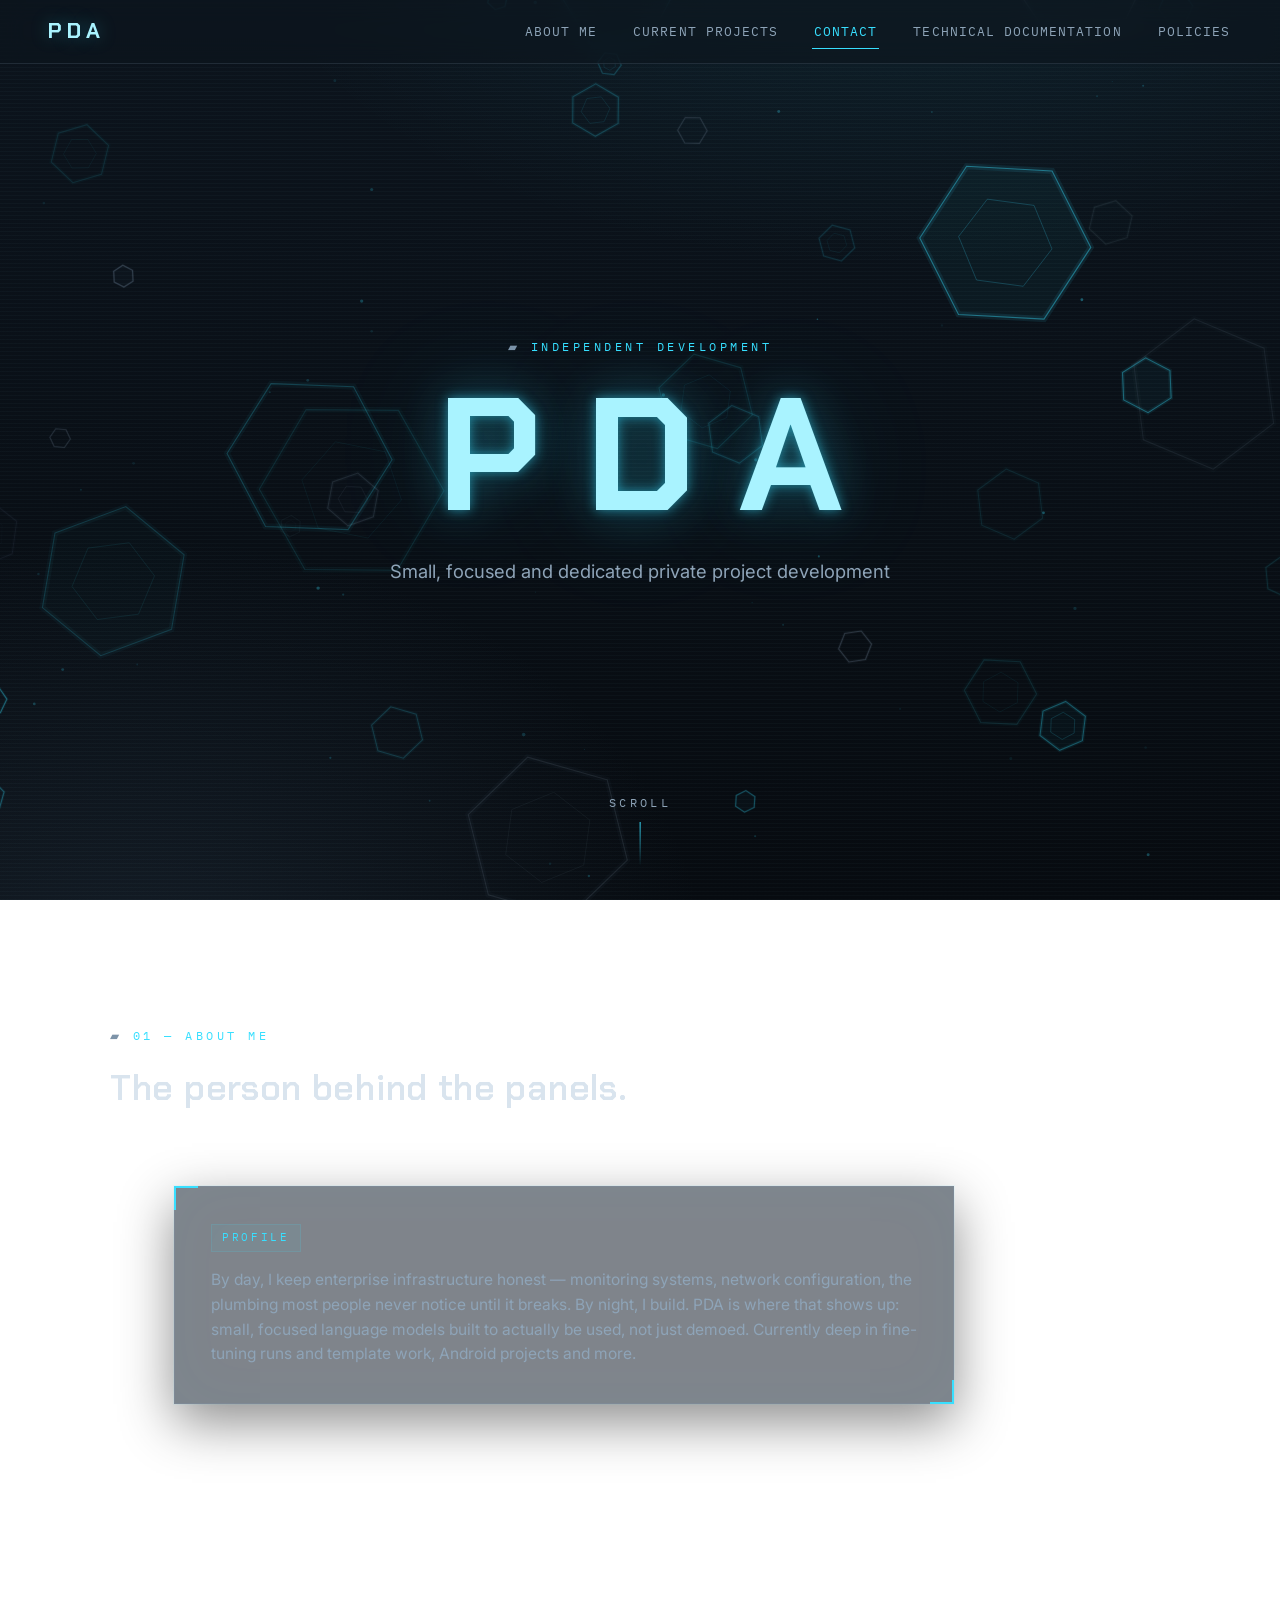
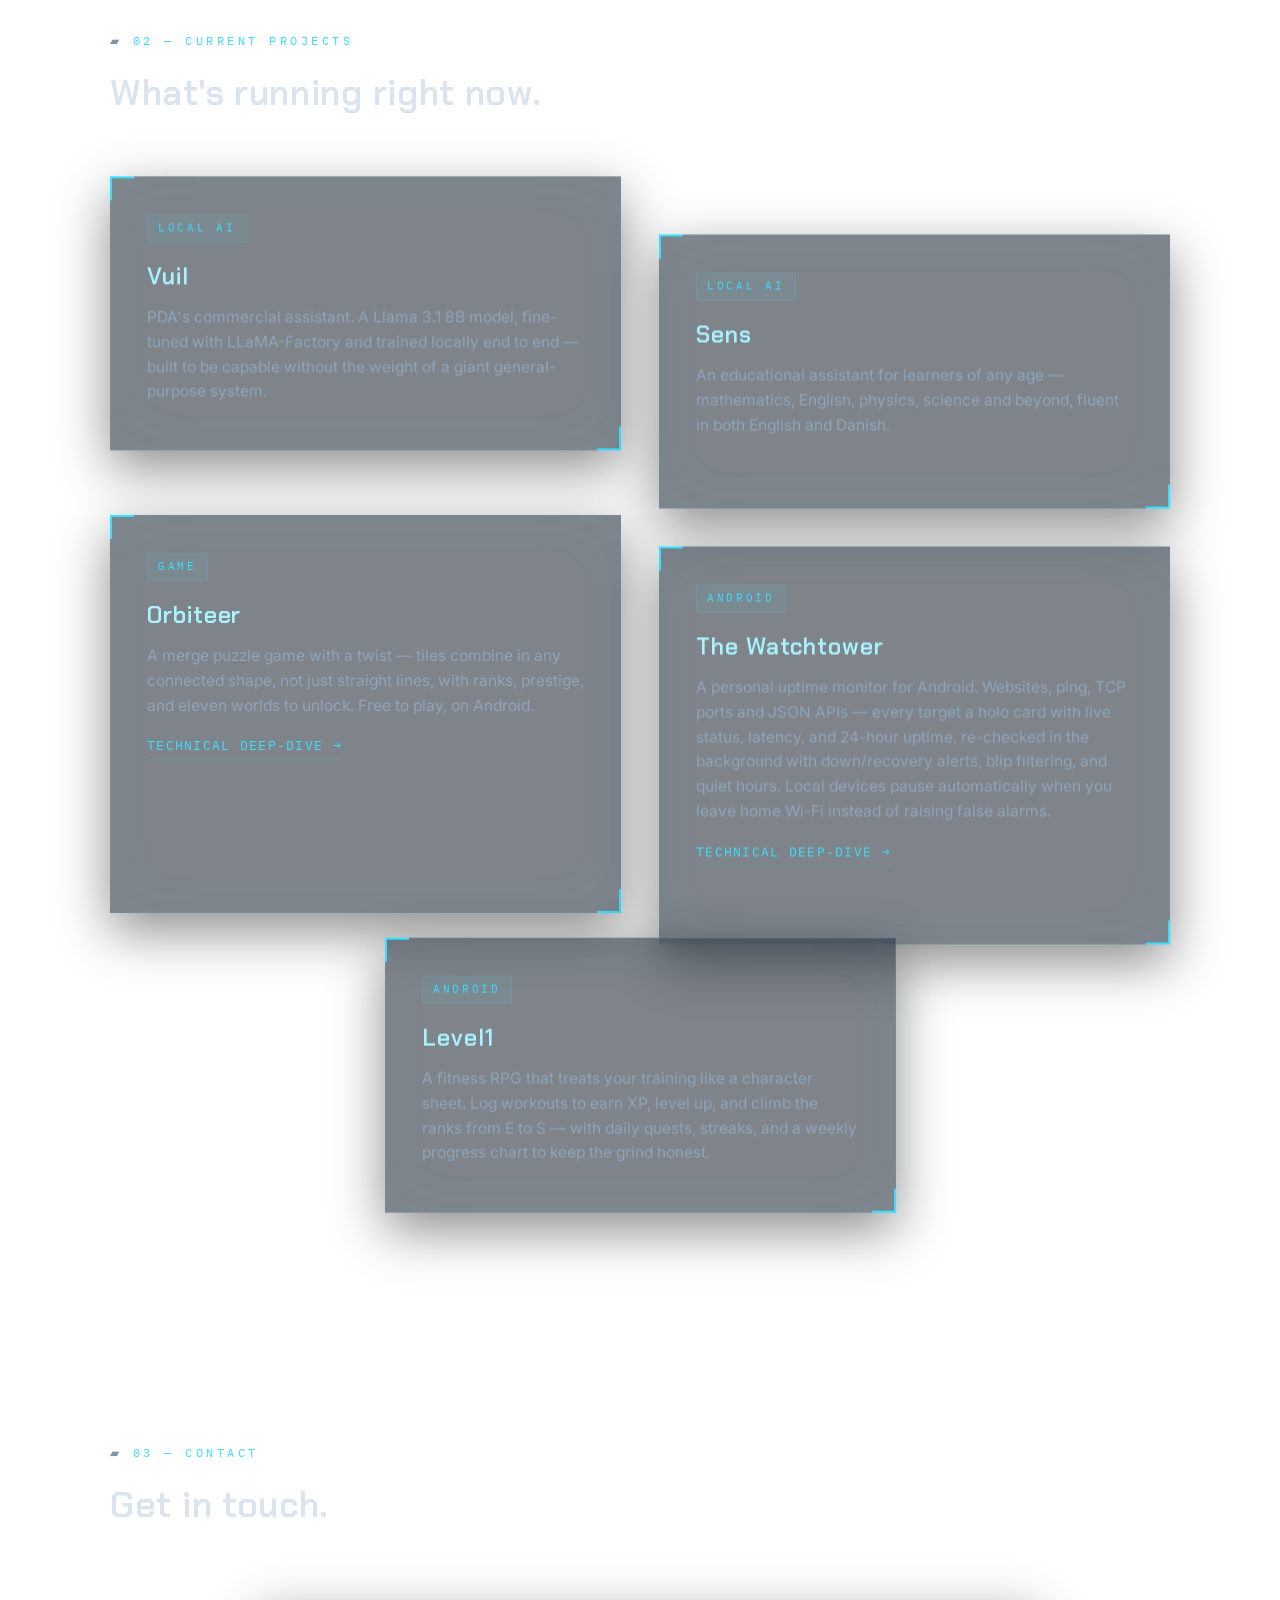
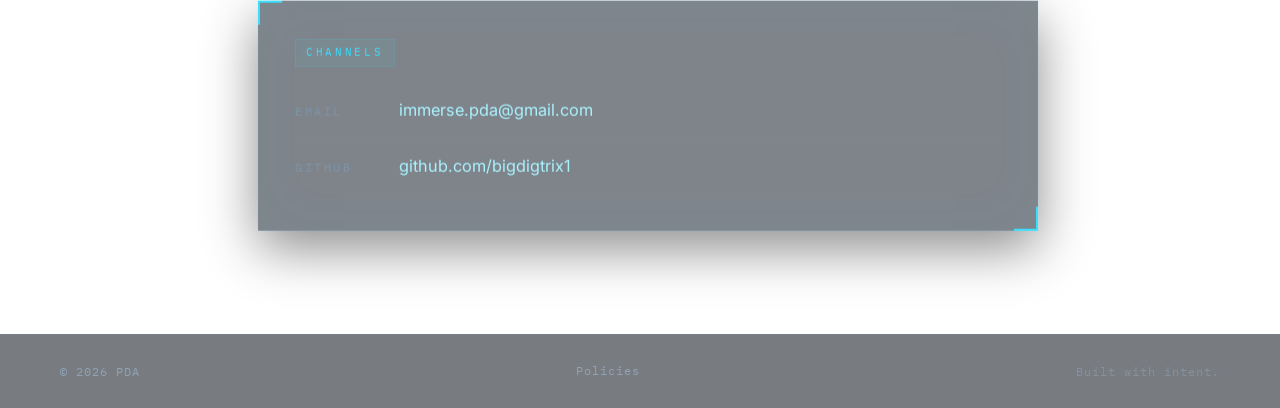
<file: index.html>
<!DOCTYPE html>
<html lang="en">
<head>
  <meta charset="UTF-8">
  <meta name="viewport" content="width=device-width, initial-scale=1.0">
  <title>PDA — Independent AI Development</title>
  <meta name="description" content="PDA is the independent AI development work of Patrick — building focused, local language models including Vuil and Sens.">

  <link rel="icon" href="assets/favicon.svg" type="image/svg+xml">

  <link rel="preconnect" href="https://fonts.googleapis.com">
  <link rel="preconnect" href="https://fonts.gstatic.com" crossorigin>
  <link href="https://fonts.googleapis.com/css2?family=Chakra+Petch:wght@500;600;700&family=Inter:wght@400;500;600&family=IBM+Plex+Mono:wght@400;500&display=swap" rel="stylesheet">

  <link rel="stylesheet" href="css/style.css">
</head>
<body>

  <!-- Holographic hexagon backdrop (canvas is injected by js/hologram.js) -->
  <div id="holo-bg" aria-hidden="true"></div>
  <div class="holo-overlay" aria-hidden="true"></div>

  <a class="skip-link" href="#main">Skip to content</a>

  <header class="site-nav" id="siteNav">
    <a href="#hero" class="nav-mark">PDA</a>
    <button class="nav-toggle" id="navToggle" aria-label="Toggle menu" aria-expanded="false" aria-controls="navLinks">
      <span></span><span></span><span></span>
    </button>
    <nav class="nav-links" id="navLinks">
      <a href="#about" data-nav="about">About Me</a>
      <a href="#projects" data-nav="projects">Current Projects</a>
      <a href="#contact" data-nav="contact">Contact</a>
      <a href="techdocs.html">Technical Documentation</a>
      <a href="policies.html">Policies</a>
    </nav>
  </header>

  <main id="main">

    <section id="hero" class="hero">
      <div class="hero-inner">
        <p class="eyebrow">Independent Development</p>
        <h1 class="hero-mark" data-text="PDA">PDA</h1>
        <p class="hero-tagline">Small, focused and dedicated private project development</p>
      </div>
      <div class="scroll-cue" aria-hidden="true">
        <span>Scroll</span>
        <i></i>
      </div>
    </section>

    <section id="about" class="section">
      <div class="section-inner">
        <p class="eyebrow">01 — About Me</p>
        <h2 class="section-title">The person behind the panels.</h2>

        <div class="holo holo-wide" data-drift="22" data-float="1">
          <article class="holo-card">
            <p class="card-tag">Profile</p>
            <p class="card-body">
              By day, I keep enterprise infrastructure honest — monitoring systems, network
              configuration, the plumbing most people never notice until it breaks. By night,
              I build. PDA is where that shows up: small, focused language models built to
              actually be used, not just demoed. Currently deep in fine-tuning runs and template
              work, Android projects and more.
            </p>
          </article>
        </div>
      </div>
    </section>

    <section id="projects" class="section">
      <div class="section-inner">
        <p class="eyebrow">02 — Current Projects</p>
        <h2 class="section-title">What's running right now.</h2>

        <div class="holo-grid">

          <div class="holo" data-drift="16" data-float="1">
            <article class="holo-card">
              <p class="card-tag">Local AI</p>
              <h3 class="card-title">Vuil</h3>
              <p class="card-body">
                PDA's commercial assistant. A Llama 3.1 8B model, fine-tuned with LLaMA-Factory
                and trained locally end to end — built to be capable without the weight of a
                giant general-purpose system.
              </p>
            </article>
          </div>

          <div class="holo" data-drift="30" data-float="1">
            <article class="holo-card">
              <p class="card-tag">Local AI</p>
              <h3 class="card-title">Sens</h3>
              <p class="card-body">
                An educational assistant for learners of any age — mathematics, English,
                physics, science and beyond, fluent in both English and Danish.
              </p>
            </article>
          </div>

          <div class="holo" data-drift="20" data-float="1">
            <article class="holo-card">
              <p class="card-tag">Game</p>
              <h3 class="card-title">Orbiteer</h3>
              <p class="card-body">
                A merge puzzle game with a twist — tiles combine in any connected shape, not
                just straight lines, with ranks, prestige, and eleven worlds to unlock. Free
                to play, on Android.
              </p>
              <a class="card-link" href="techdocs.html#orbiteer">Technical deep-dive &rarr;</a>
            </article>
          </div>

          <div class="holo" data-drift="26" data-float="1">
            <article class="holo-card">
              <p class="card-tag">Android</p>
              <h3 class="card-title">The Watchtower</h3>
              <p class="card-body">
                A personal uptime monitor for Android. Websites, ping, TCP ports and JSON
                APIs — every target a holo card with live status, latency, and 24-hour
                uptime, re-checked in the background with down/recovery alerts, blip
                filtering, and quiet hours. Local devices pause automatically when you
                leave home Wi-Fi instead of raising false alarms.
              </p>
              <a class="card-link" href="techdocs.html#watchtower">Technical deep-dive &rarr;</a>
            </article>
          </div>

          <div class="holo" data-drift="18" data-float="1">
            <article class="holo-card">
              <p class="card-tag">Android</p>
              <h3 class="card-title">Level1</h3>
              <p class="card-body">
                A fitness RPG that treats your training like a character sheet. Log
                workouts to earn XP, level up, and climb the ranks from E to S — with
                daily quests, streaks, and a weekly progress chart to keep the grind
                honest.
              </p>
            </article>
          </div>

        </div>
      </div>
    </section>

    <section id="contact" class="section">
      <div class="section-inner">
        <p class="eyebrow">03 — Contact</p>
        <h2 class="section-title">Get in touch.</h2>

        <div class="holo holo-wide" data-drift="24" data-float="1">
          <article class="holo-card">
            <p class="card-tag">Channels</p>
            <ul class="contact-list">
              <li>
                <span class="contact-label">Email</span>
                <a href="mailto:immerse.pda@gmail.com" class="contact-value">immerse.pda@gmail.com</a>
              </li>
              <li>
                <span class="contact-label">GitHub</span>
                <a href="https://github.com/bigdigtrix1" class="contact-value" target="_blank" rel="noopener">github.com/bigdigtrix1</a>
              </li>
            </ul>
          </article>
        </div>
      </div>
    </section>

  </main>

  <footer class="site-footer">
    <span>&copy; 2026 PDA</span>
    <a href="policies.html" class="footer-link">Policies</a>
    <span class="footer-dim">Built with intent.</span>
  </footer>

  <script src="js/hologram.js"></script>
  <script src="js/main.js"></script>
</body>
</html>
</file>
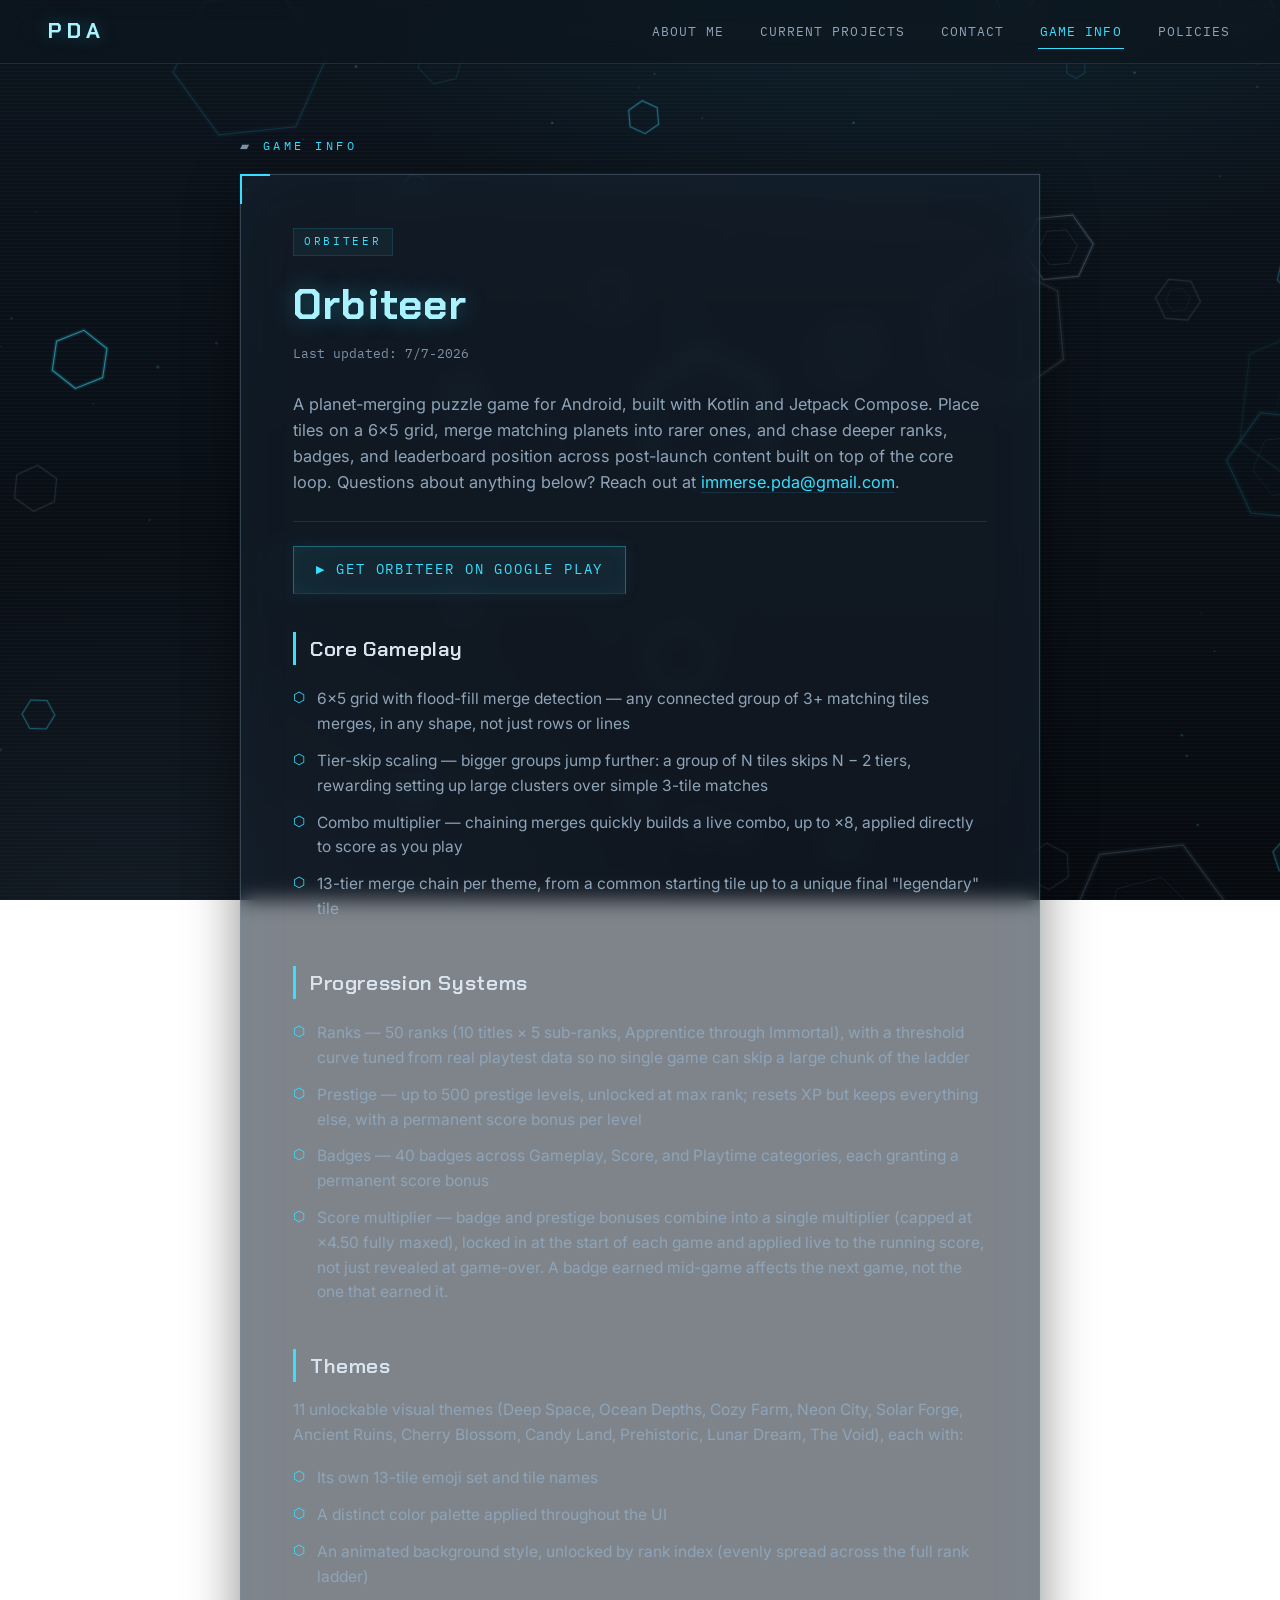
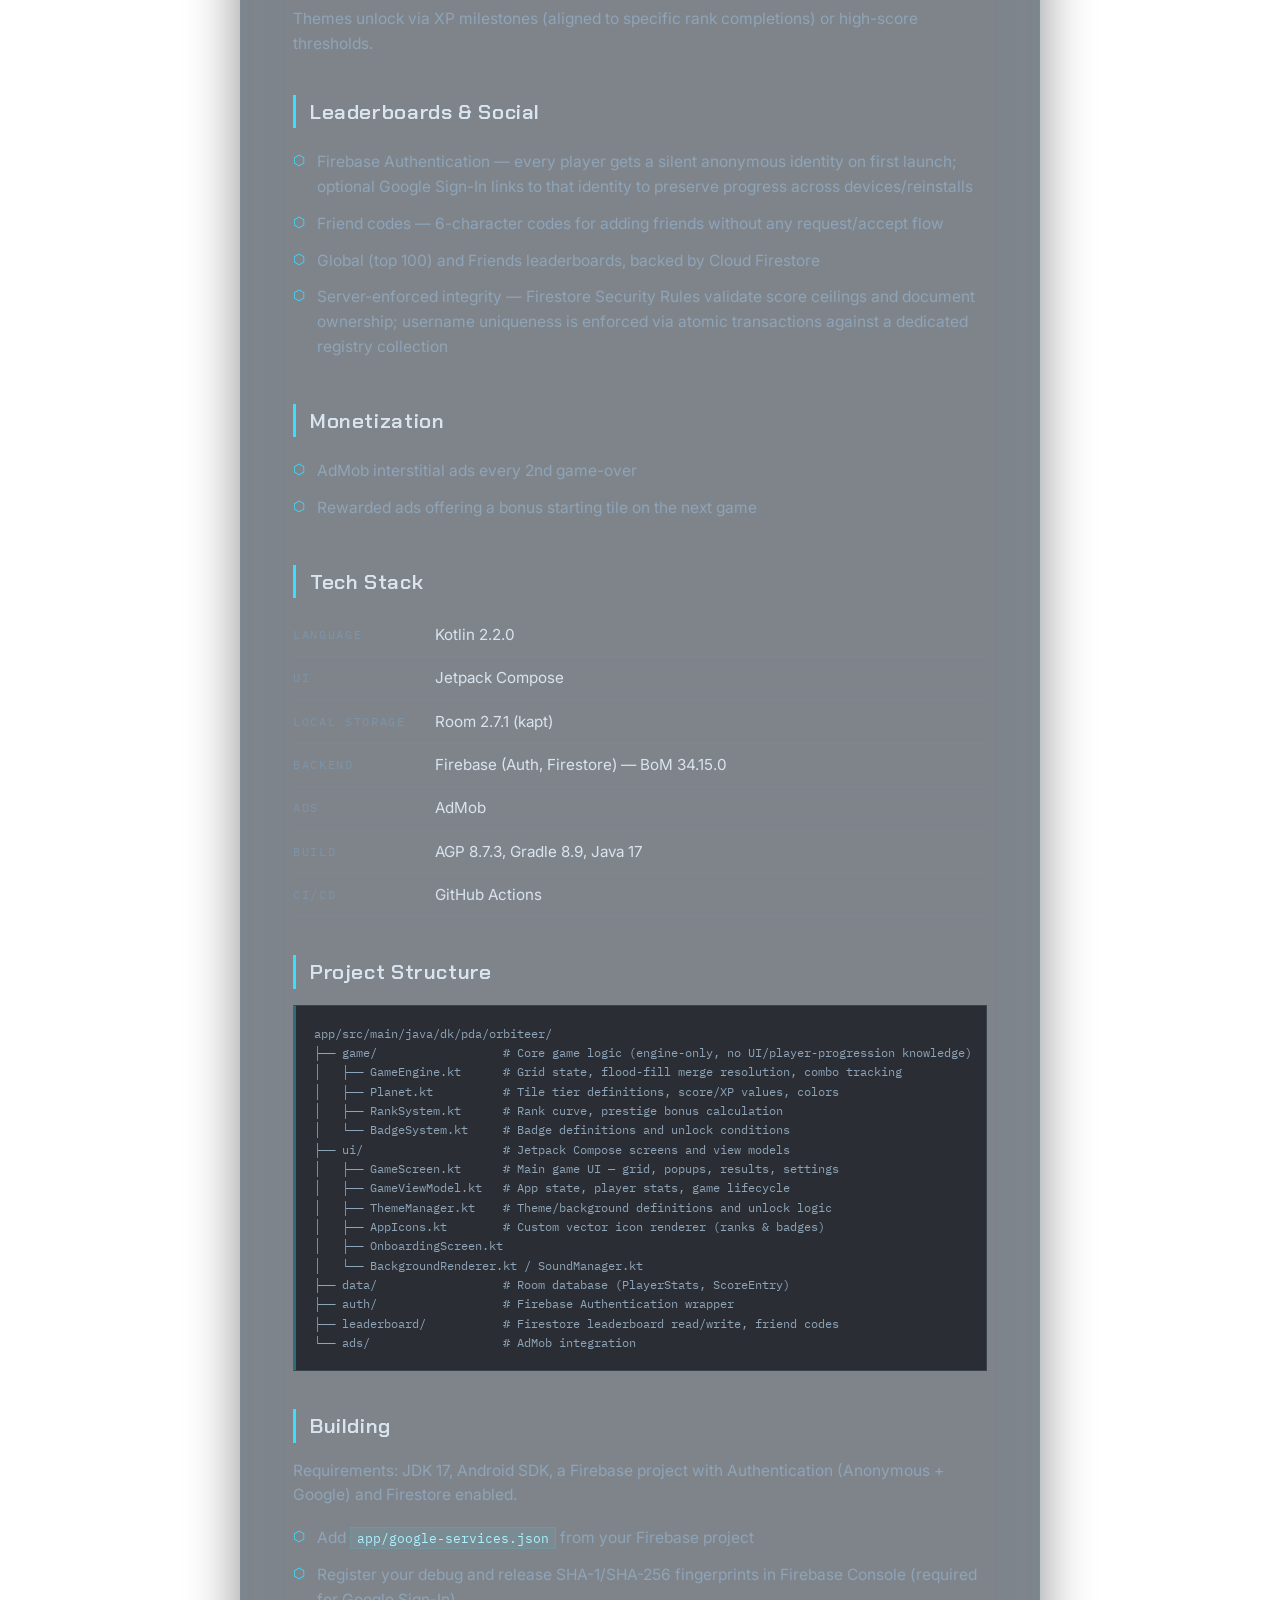
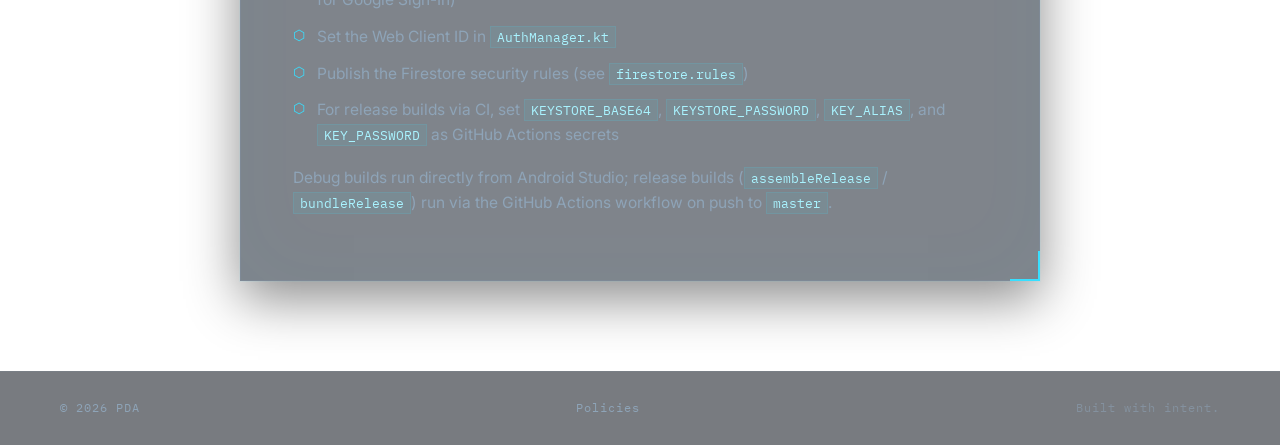
<file: gameinfo.html>
<!DOCTYPE html>
<html lang="en">
<head>
  <meta charset="UTF-8">
  <meta name="viewport" content="width=device-width, initial-scale=1.0">
  <title>Game Info — PDA</title>
  <meta name="description" content="Technical deep-dive on Orbiteer, PDA's Android merge puzzle game.">

  <link rel="icon" href="assets/favicon.svg" type="image/svg+xml">

  <link rel="preconnect" href="https://fonts.googleapis.com">
  <link rel="preconnect" href="https://fonts.gstatic.com" crossorigin>
  <link href="https://fonts.googleapis.com/css2?family=Chakra+Petch:wght@500;600;700&family=Inter:wght@400;500;600&family=IBM+Plex+Mono:wght@400;500&display=swap" rel="stylesheet">

  <link rel="stylesheet" href="css/style.css">
</head>
<body data-holo="sparse">

  <div id="holo-bg" aria-hidden="true"></div>
  <div class="holo-overlay" aria-hidden="true"></div>

  <a class="skip-link" href="#main">Skip to content</a>

  <header class="site-nav" id="siteNav">
    <a href="index.html#hero" class="nav-mark">PDA</a>
    <button class="nav-toggle" id="navToggle" aria-label="Toggle menu" aria-expanded="false" aria-controls="navLinks">
      <span></span><span></span><span></span>
    </button>
    <nav class="nav-links" id="navLinks">
      <a href="index.html#about">About Me</a>
      <a href="index.html#projects">Current Projects</a>
      <a href="index.html#contact">Contact</a>
      <a href="gameinfo.html" class="active">Game Info</a>
      <a href="policies.html">Policies</a>
    </nav>
  </header>

  <main id="main" class="doc-main">
    <p class="eyebrow">Game Info</p>

    <article class="doc-panel">
      <p class="card-tag">Orbiteer</p>
      <h1 class="doc-title">Orbiteer</h1>
      <p class="doc-updated">Last updated: 7/7-2026</p>

      <p class="doc-intro">
        A planet-merging puzzle game for Android, built with Kotlin and Jetpack
        Compose. Place tiles on a 6&times;5 grid, merge matching planets into rarer
        ones, and chase deeper ranks, badges, and leaderboard position across
        post-launch content built on top of the core loop. Questions about
        anything below? Reach out at
        <a href="mailto:immerse.pda@gmail.com">immerse.pda@gmail.com</a>.
      </p>

      <a class="holo-btn" href="https://play.google.com/store/apps/details?id=dk.pda.orbiteer&amp;hl=en" target="_blank" rel="noopener">
        <span class="holo-btn-icon" aria-hidden="true">&#x25B6;</span>
        Get Orbiteer on Google Play
      </a>

      <section class="doc-section">
        <h2 class="doc-h2">Core Gameplay</h2>
        <ul class="doc-list">
          <li>6&times;5 grid with flood-fill merge detection — any connected group of 3+ matching tiles merges, in any shape, not just rows or lines</li>
          <li>Tier-skip scaling — bigger groups jump further: a group of N tiles skips N &minus; 2 tiers, rewarding setting up large clusters over simple 3-tile matches</li>
          <li>Combo multiplier — chaining merges quickly builds a live combo, up to &times;8, applied directly to score as you play</li>
          <li>13-tier merge chain per theme, from a common starting tile up to a unique final "legendary" tile</li>
        </ul>
      </section>

      <section class="doc-section">
        <h2 class="doc-h2">Progression Systems</h2>
        <ul class="doc-list">
          <li>Ranks — 50 ranks (10 titles &times; 5 sub-ranks, Apprentice through Immortal), with a threshold curve tuned from real playtest data so no single game can skip a large chunk of the ladder</li>
          <li>Prestige — up to 500 prestige levels, unlocked at max rank; resets XP but keeps everything else, with a permanent score bonus per level</li>
          <li>Badges — 40 badges across Gameplay, Score, and Playtime categories, each granting a permanent score bonus</li>
          <li>Score multiplier — badge and prestige bonuses combine into a single multiplier (capped at &times;4.50 fully maxed), locked in at the start of each game and applied live to the running score, not just revealed at game-over. A badge earned mid-game affects the next game, not the one that earned it.</li>
        </ul>
      </section>

      <section class="doc-section">
        <h2 class="doc-h2">Themes</h2>
        <p class="doc-body">
          11 unlockable visual themes (Deep Space, Ocean Depths, Cozy Farm, Neon
          City, Solar Forge, Ancient Ruins, Cherry Blossom, Candy Land,
          Prehistoric, Lunar Dream, The Void), each with:
        </p>
        <ul class="doc-list">
          <li>Its own 13-tile emoji set and tile names</li>
          <li>A distinct color palette applied throughout the UI</li>
          <li>An animated background style, unlocked by rank index (evenly spread across the full rank ladder)</li>
        </ul>
        <p class="doc-body">
          Themes unlock via XP milestones (aligned to specific rank completions)
          or high-score thresholds.
        </p>
      </section>

      <section class="doc-section">
        <h2 class="doc-h2">Leaderboards &amp; Social</h2>
        <ul class="doc-list">
          <li>Firebase Authentication — every player gets a silent anonymous identity on first launch; optional Google Sign-In links to that identity to preserve progress across devices/reinstalls</li>
          <li>Friend codes — 6-character codes for adding friends without any request/accept flow</li>
          <li>Global (top 100) and Friends leaderboards, backed by Cloud Firestore</li>
          <li>Server-enforced integrity — Firestore Security Rules validate score ceilings and document ownership; username uniqueness is enforced via atomic transactions against a dedicated registry collection</li>
        </ul>
      </section>

      <section class="doc-section">
        <h2 class="doc-h2">Monetization</h2>
        <ul class="doc-list">
          <li>AdMob interstitial ads every 2nd game-over</li>
          <li>Rewarded ads offering a bonus starting tile on the next game</li>
        </ul>
      </section>

      <section class="doc-section">
        <h2 class="doc-h2">Tech Stack</h2>
        <ul class="doc-kv-list">
          <li><span class="doc-kv-label">Language</span><span class="doc-kv-value">Kotlin 2.2.0</span></li>
          <li><span class="doc-kv-label">UI</span><span class="doc-kv-value">Jetpack Compose</span></li>
          <li><span class="doc-kv-label">Local storage</span><span class="doc-kv-value">Room 2.7.1 (kapt)</span></li>
          <li><span class="doc-kv-label">Backend</span><span class="doc-kv-value">Firebase (Auth, Firestore) — BoM 34.15.0</span></li>
          <li><span class="doc-kv-label">Ads</span><span class="doc-kv-value">AdMob</span></li>
          <li><span class="doc-kv-label">Build</span><span class="doc-kv-value">AGP 8.7.3, Gradle 8.9, Java 17</span></li>
          <li><span class="doc-kv-label">CI/CD</span><span class="doc-kv-value">GitHub Actions</span></li>
        </ul>
      </section>

      <section class="doc-section">
        <h2 class="doc-h2">Project Structure</h2>
        <pre class="doc-pre">app/src/main/java/dk/pda/orbiteer/
├── game/                  # Core game logic (engine-only, no UI/player-progression knowledge)
│   ├── GameEngine.kt      # Grid state, flood-fill merge resolution, combo tracking
│   ├── Planet.kt          # Tile tier definitions, score/XP values, colors
│   ├── RankSystem.kt      # Rank curve, prestige bonus calculation
│   └── BadgeSystem.kt     # Badge definitions and unlock conditions
├── ui/                    # Jetpack Compose screens and view models
│   ├── GameScreen.kt      # Main game UI — grid, popups, results, settings
│   ├── GameViewModel.kt   # App state, player stats, game lifecycle
│   ├── ThemeManager.kt    # Theme/background definitions and unlock logic
│   ├── AppIcons.kt        # Custom vector icon renderer (ranks &amp; badges)
│   ├── OnboardingScreen.kt
│   └── BackgroundRenderer.kt / SoundManager.kt
├── data/                  # Room database (PlayerStats, ScoreEntry)
├── auth/                  # Firebase Authentication wrapper
├── leaderboard/           # Firestore leaderboard read/write, friend codes
└── ads/                   # AdMob integration</pre>
      </section>

      <section class="doc-section">
        <h2 class="doc-h2">Building</h2>
        <p class="doc-body">
          Requirements: JDK 17, Android SDK, a Firebase project with
          Authentication (Anonymous + Google) and Firestore enabled.
        </p>
        <ul class="doc-list">
          <li>Add <code>app/google-services.json</code> from your Firebase project</li>
          <li>Register your debug and release SHA-1/SHA-256 fingerprints in Firebase Console (required for Google Sign-In)</li>
          <li>Set the Web Client ID in <code>AuthManager.kt</code></li>
          <li>Publish the Firestore security rules (see <code>firestore.rules</code>)</li>
          <li>For release builds via CI, set <code>KEYSTORE_BASE64</code>, <code>KEYSTORE_PASSWORD</code>, <code>KEY_ALIAS</code>, and <code>KEY_PASSWORD</code> as GitHub Actions secrets</li>
        </ul>
        <p class="doc-body">
          Debug builds run directly from Android Studio; release builds
          (<code>assembleRelease</code> / <code>bundleRelease</code>) run via the
          GitHub Actions workflow on push to <code>master</code>.
        </p>
      </section>
    </article>
  </main>

  <footer class="site-footer">
    <span>&copy; 2026 PDA</span>
    <a href="policies.html" class="footer-link">Policies</a>
    <span class="footer-dim">Built with intent.</span>
  </footer>

  <script src="js/hologram.js"></script>
  <script src="js/main.js"></script>
</body>
</html>
</file>
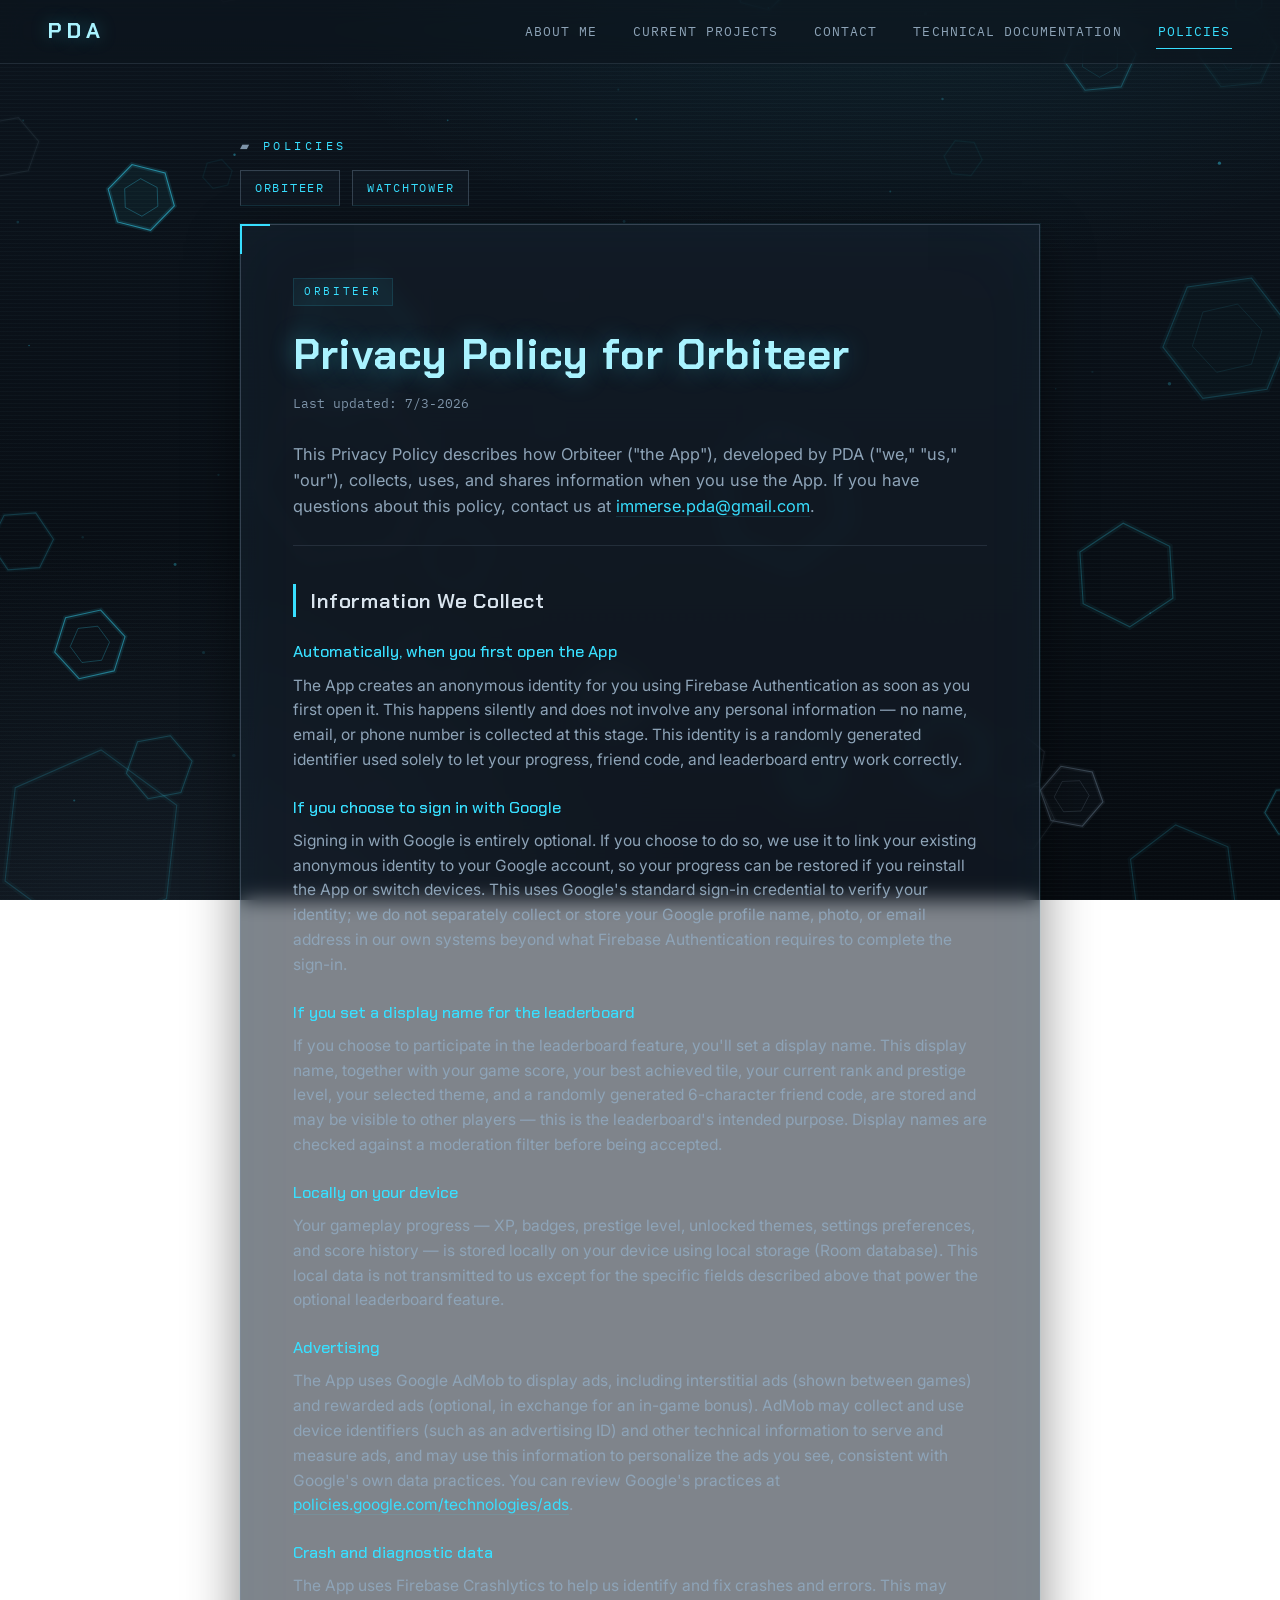
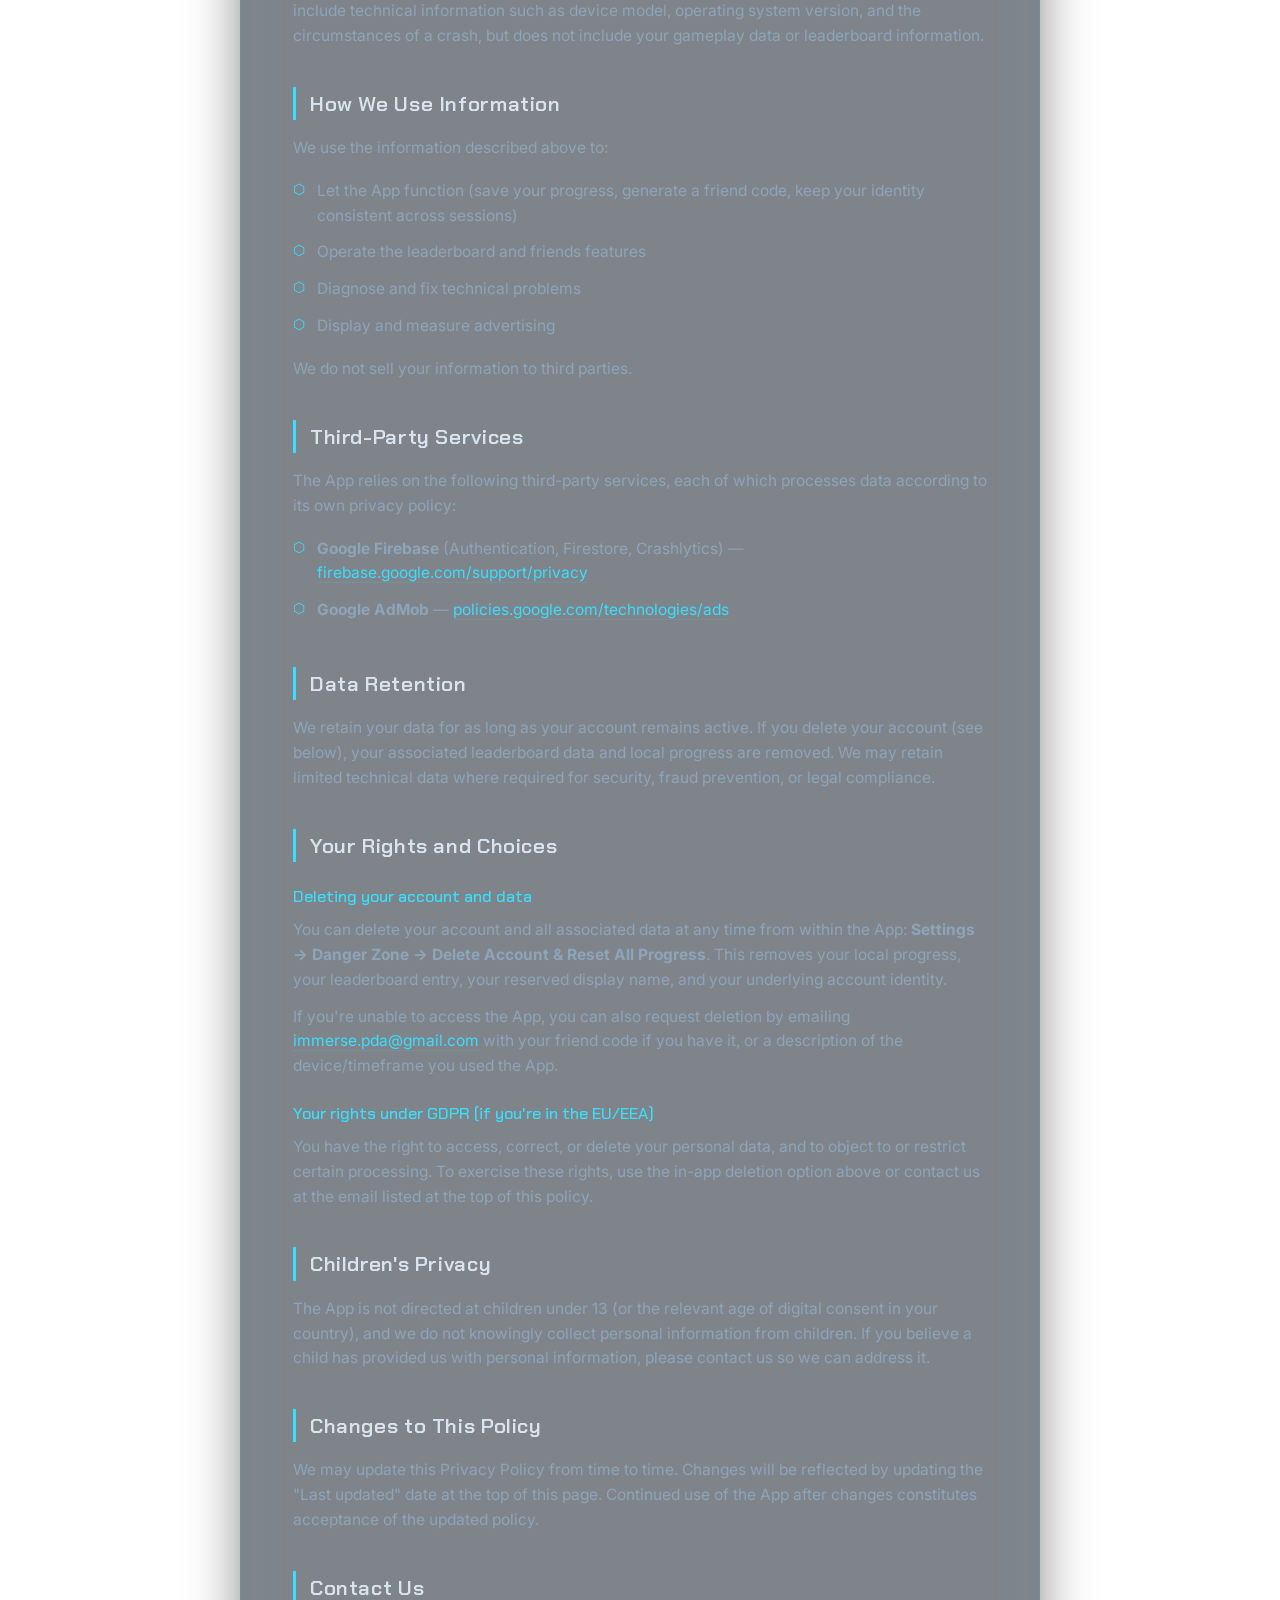
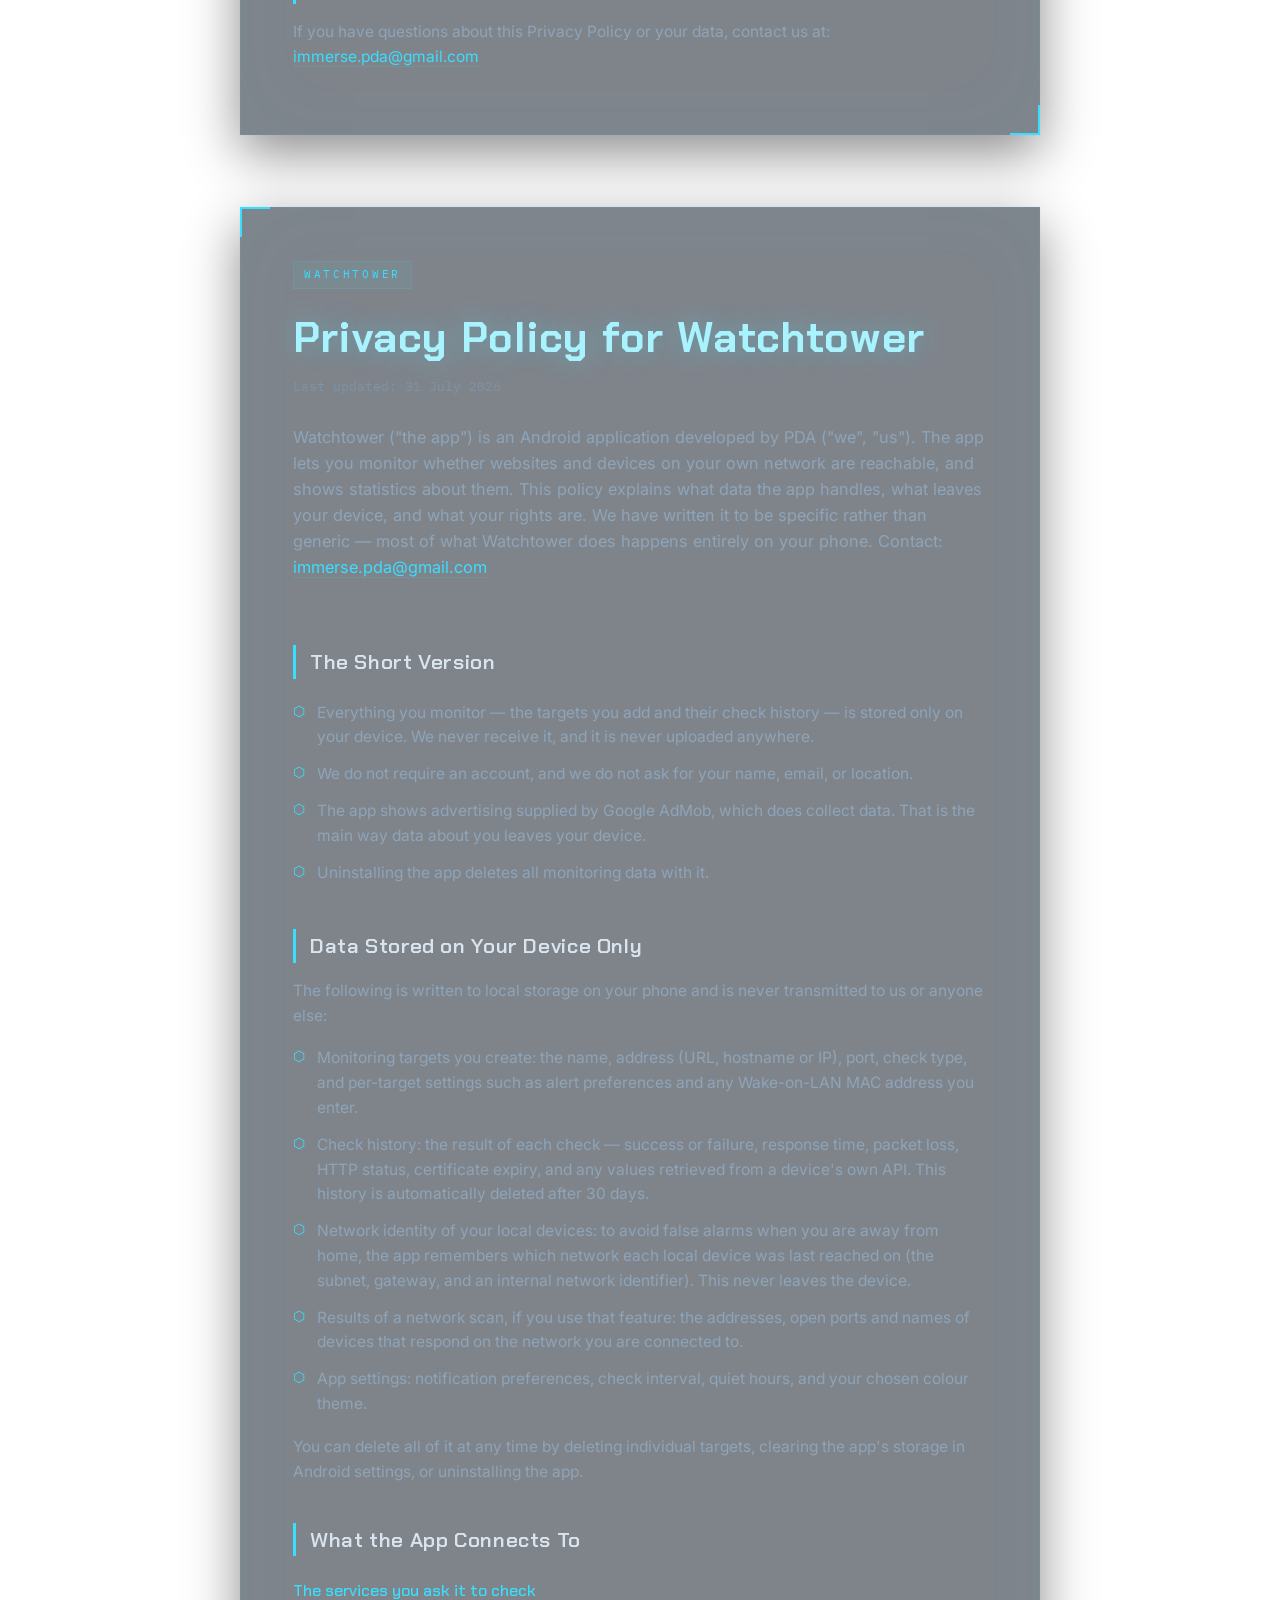
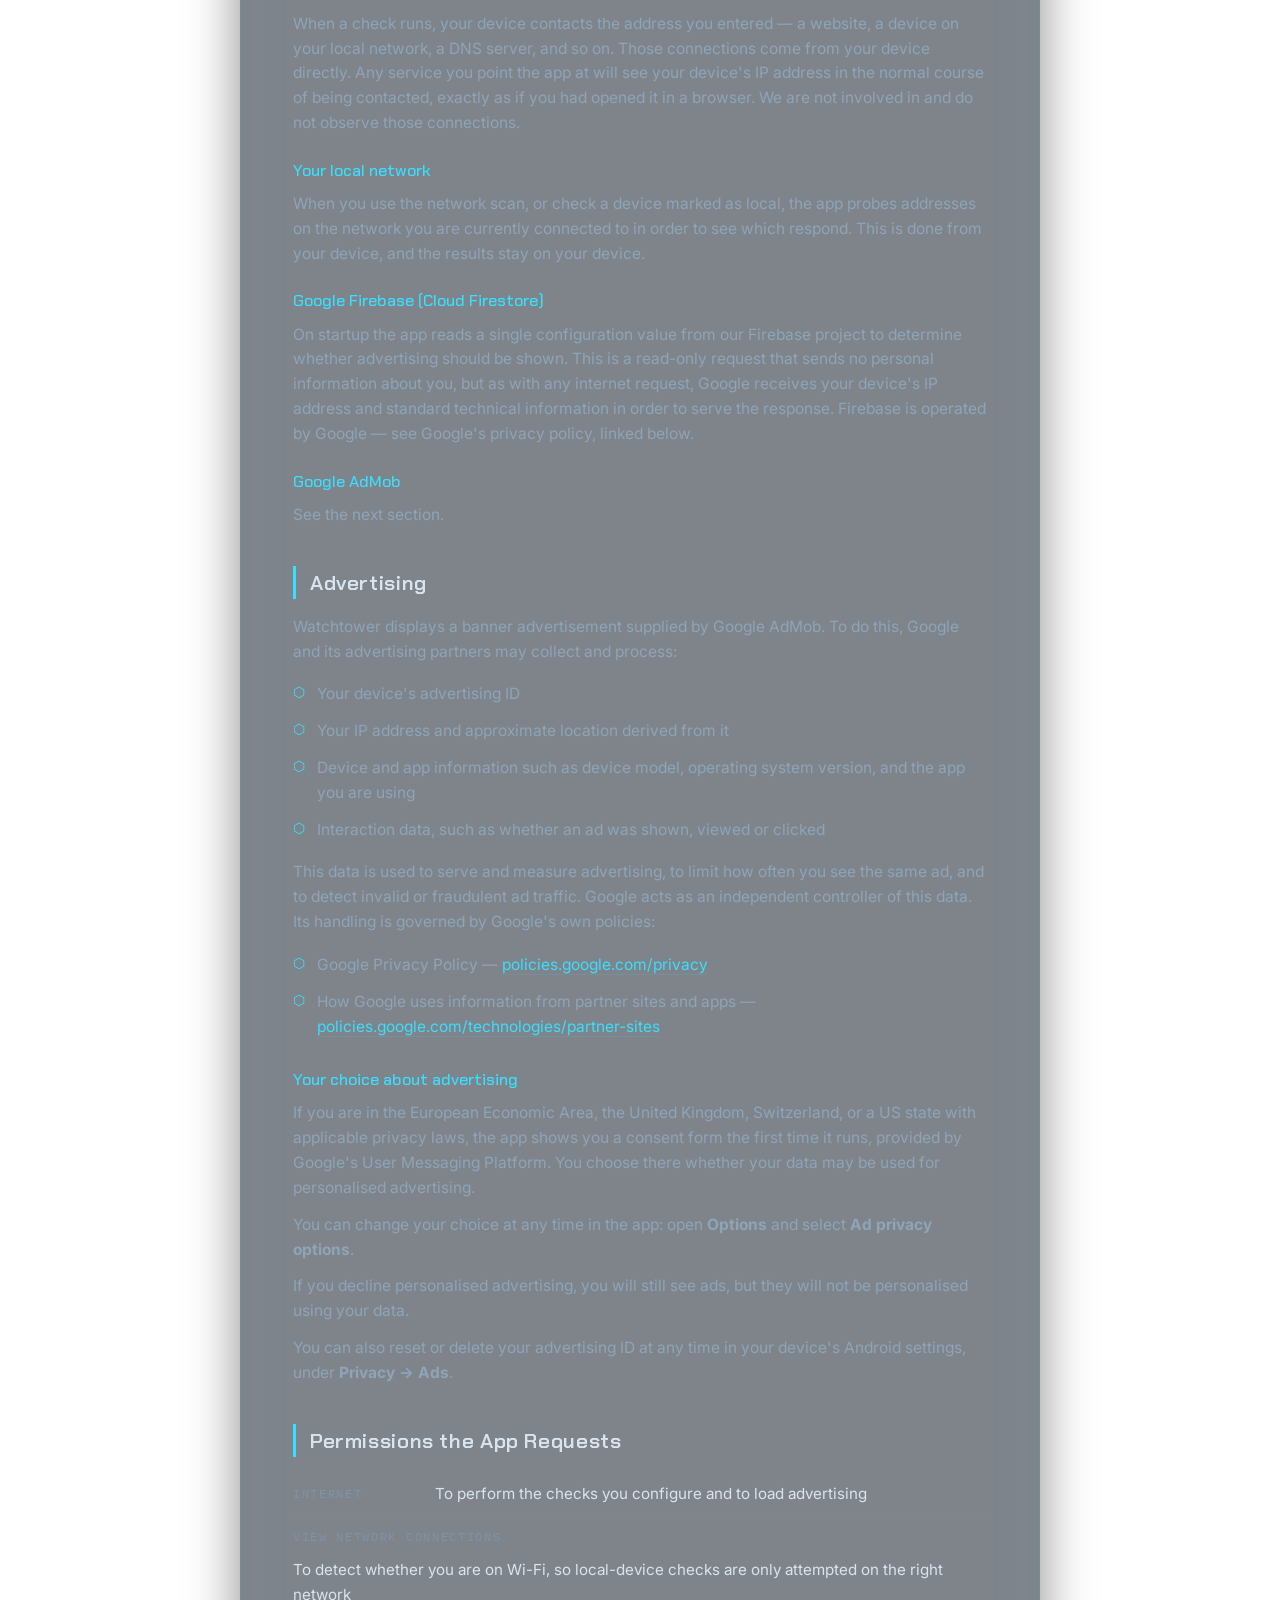
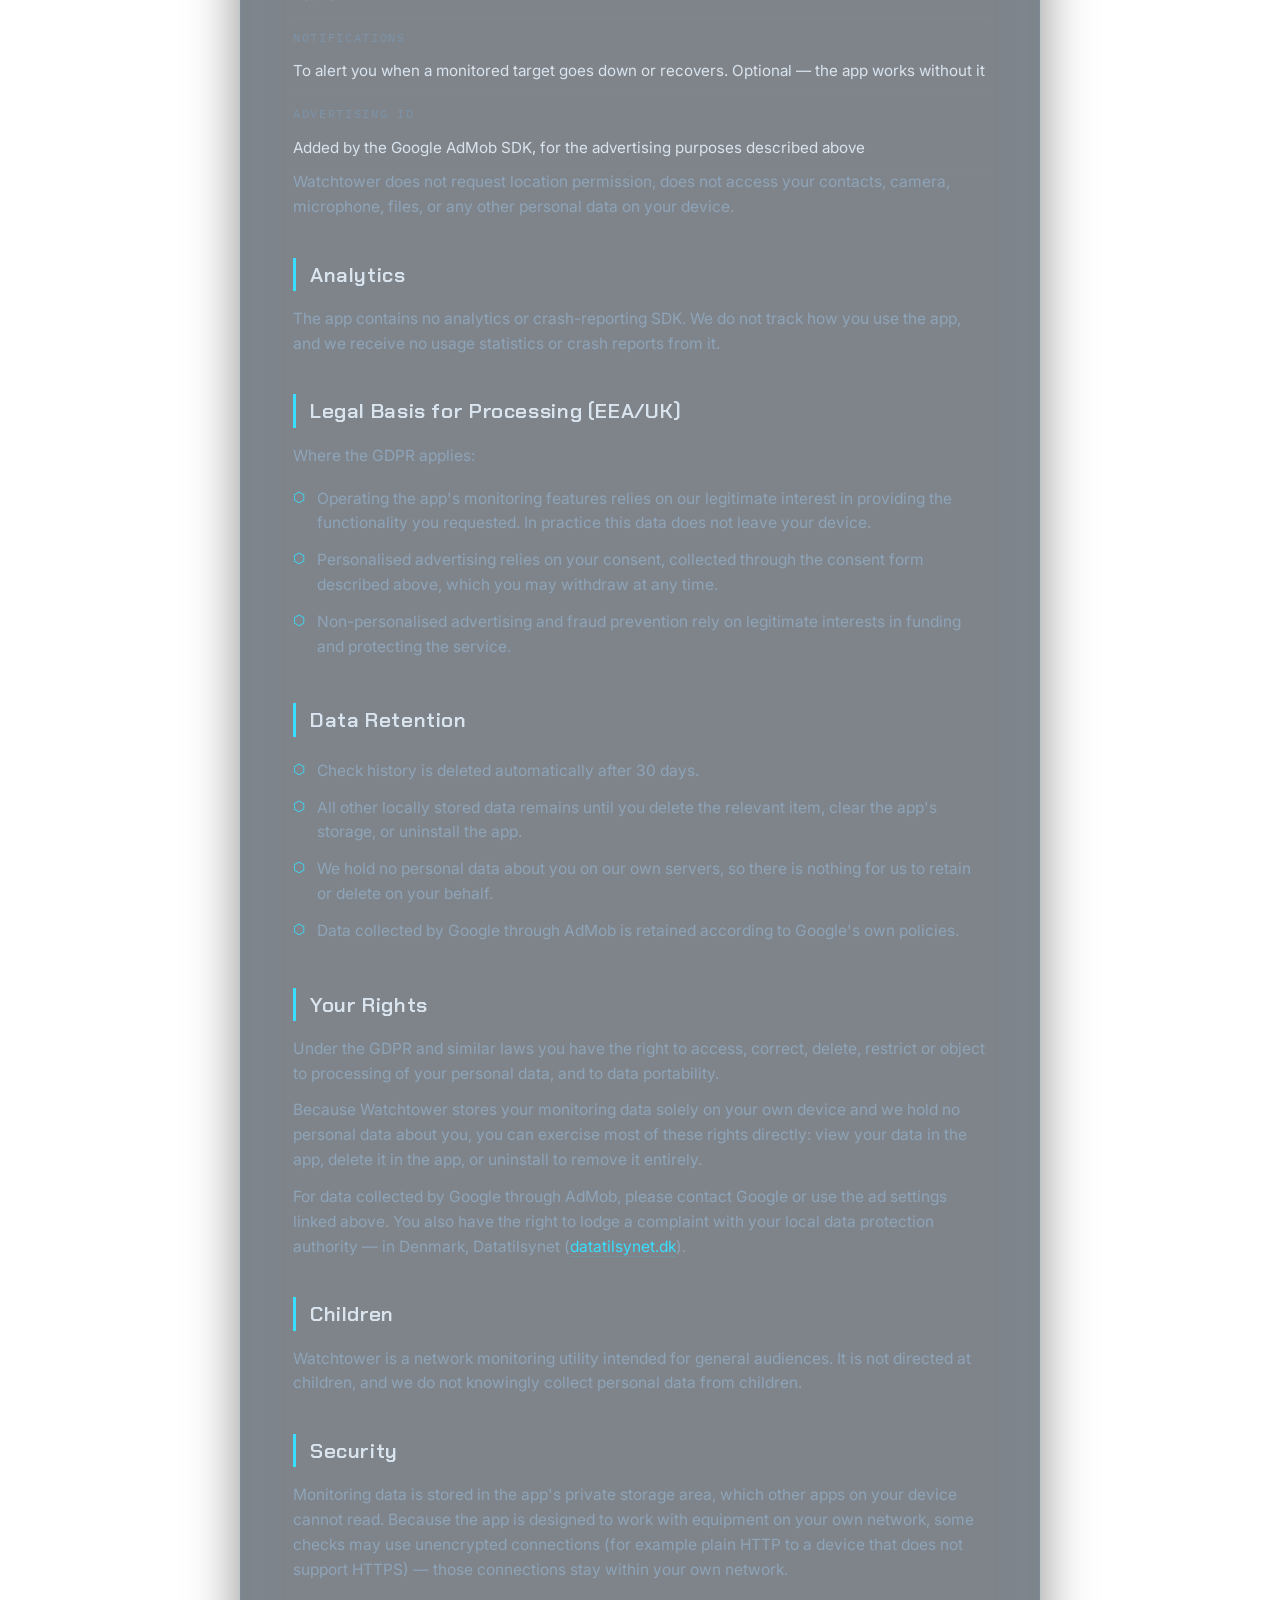
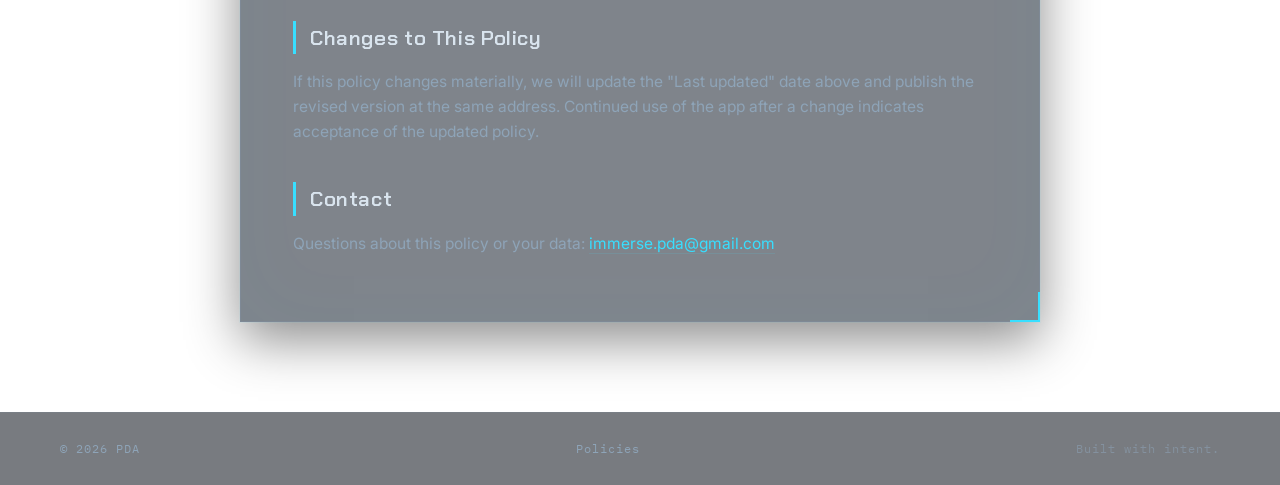
<file: policies.html>
<!DOCTYPE html>
<html lang="en">
<head>
  <meta charset="UTF-8">
  <meta name="viewport" content="width=device-width, initial-scale=1.0">
  <title>Policies — PDA</title>
  <meta name="description" content="Privacy policies for PDA's apps — Orbiteer and Watchtower.">

  <link rel="icon" href="assets/favicon.svg" type="image/svg+xml">

  <link rel="preconnect" href="https://fonts.googleapis.com">
  <link rel="preconnect" href="https://fonts.gstatic.com" crossorigin>
  <link href="https://fonts.googleapis.com/css2?family=Chakra+Petch:wght@500;600;700&family=Inter:wght@400;500;600&family=IBM+Plex+Mono:wght@400;500&display=swap" rel="stylesheet">

  <link rel="stylesheet" href="css/style.css">
</head>
<body data-holo="sparse">

  <div id="holo-bg" aria-hidden="true"></div>
  <div class="holo-overlay" aria-hidden="true"></div>

  <a class="skip-link" href="#main">Skip to content</a>

  <header class="site-nav" id="siteNav">
    <a href="index.html#hero" class="nav-mark">PDA</a>
    <button class="nav-toggle" id="navToggle" aria-label="Toggle menu" aria-expanded="false" aria-controls="navLinks">
      <span></span><span></span><span></span>
    </button>
    <nav class="nav-links" id="navLinks">
      <a href="index.html#about">About Me</a>
      <a href="index.html#projects">Current Projects</a>
      <a href="index.html#contact">Contact</a>
      <a href="techdocs.html">Technical Documentation</a>
      <a href="policies.html" class="active">Policies</a>
    </nav>
  </header>

  <main id="main" class="doc-main">
    <p class="eyebrow">Policies</p>

    <nav class="doc-toc" aria-label="On this page">
      <a href="#orbiteer">Orbiteer</a>
      <a href="#watchtower">Watchtower</a>
    </nav>

    <article class="doc-panel" id="orbiteer">
      <p class="card-tag">Orbiteer</p>
      <h1 class="doc-title">Privacy Policy for Orbiteer</h1>
      <p class="doc-updated">Last updated: 7/3-2026</p>

      <p class="doc-intro">
        This Privacy Policy describes how Orbiteer ("the App"), developed by PDA
        ("we," "us," "our"), collects, uses, and shares information when you use
        the App. If you have questions about this policy, contact us at
        <a href="mailto:immerse.pda@gmail.com">immerse.pda@gmail.com</a>.
      </p>

      <section class="doc-section">
        <h2 class="doc-h2">Information We Collect</h2>

        <h3 class="doc-h3">Automatically, when you first open the App</h3>
        <p class="doc-body">
          The App creates an anonymous identity for you using Firebase Authentication
          as soon as you first open it. This happens silently and does not involve
          any personal information — no name, email, or phone number is collected at
          this stage. This identity is a randomly generated identifier used solely to
          let your progress, friend code, and leaderboard entry work correctly.
        </p>

        <h3 class="doc-h3">If you choose to sign in with Google</h3>
        <p class="doc-body">
          Signing in with Google is entirely optional. If you choose to do so, we use
          it to link your existing anonymous identity to your Google account, so your
          progress can be restored if you reinstall the App or switch devices. This
          uses Google's standard sign-in credential to verify your identity; we do
          not separately collect or store your Google profile name, photo, or email
          address in our own systems beyond what Firebase Authentication requires to
          complete the sign-in.
        </p>

        <h3 class="doc-h3">If you set a display name for the leaderboard</h3>
        <p class="doc-body">
          If you choose to participate in the leaderboard feature, you'll set a
          display name. This display name, together with your game score, your best
          achieved tile, your current rank and prestige level, your selected theme,
          and a randomly generated 6-character friend code, are stored and may be
          visible to other players — this is the leaderboard's intended purpose.
          Display names are checked against a moderation filter before being
          accepted.
        </p>

        <h3 class="doc-h3">Locally on your device</h3>
        <p class="doc-body">
          Your gameplay progress — XP, badges, prestige level, unlocked themes,
          settings preferences, and score history — is stored locally on your
          device using local storage (Room database). This local data is not
          transmitted to us except for the specific fields described above that
          power the optional leaderboard feature.
        </p>

        <h3 class="doc-h3">Advertising</h3>
        <p class="doc-body">
          The App uses Google AdMob to display ads, including interstitial ads
          (shown between games) and rewarded ads (optional, in exchange for an
          in-game bonus). AdMob may collect and use device identifiers (such as an
          advertising ID) and other technical information to serve and measure ads,
          and may use this information to personalize the ads you see, consistent
          with Google's own data practices. You can review Google's practices at
          <a href="https://policies.google.com/technologies/ads" target="_blank" rel="noopener">policies.google.com/technologies/ads</a>.
        </p>

        <h3 class="doc-h3">Crash and diagnostic data</h3>
        <p class="doc-body">
          The App uses Firebase Crashlytics to help us identify and fix crashes and
          errors. This may include technical information such as device model,
          operating system version, and the circumstances of a crash, but does not
          include your gameplay data or leaderboard information.
        </p>
      </section>

      <section class="doc-section">
        <h2 class="doc-h2">How We Use Information</h2>
        <p class="doc-body">We use the information described above to:</p>
        <ul class="doc-list">
          <li>Let the App function (save your progress, generate a friend code, keep your identity consistent across sessions)</li>
          <li>Operate the leaderboard and friends features</li>
          <li>Diagnose and fix technical problems</li>
          <li>Display and measure advertising</li>
        </ul>
        <p class="doc-body">We do not sell your information to third parties.</p>
      </section>

      <section class="doc-section">
        <h2 class="doc-h2">Third-Party Services</h2>
        <p class="doc-body">
          The App relies on the following third-party services, each of which
          processes data according to its own privacy policy:
        </p>
        <ul class="doc-list">
          <li><strong>Google Firebase</strong> (Authentication, Firestore, Crashlytics) — <a href="https://firebase.google.com/support/privacy" target="_blank" rel="noopener">firebase.google.com/support/privacy</a></li>
          <li><strong>Google AdMob</strong> — <a href="https://policies.google.com/technologies/ads" target="_blank" rel="noopener">policies.google.com/technologies/ads</a></li>
        </ul>
      </section>

      <section class="doc-section">
        <h2 class="doc-h2">Data Retention</h2>
        <p class="doc-body">
          We retain your data for as long as your account remains active. If you
          delete your account (see below), your associated leaderboard data and
          local progress are removed. We may retain limited technical data where
          required for security, fraud prevention, or legal compliance.
        </p>
      </section>

      <section class="doc-section">
        <h2 class="doc-h2">Your Rights and Choices</h2>

        <h3 class="doc-h3">Deleting your account and data</h3>
        <p class="doc-body">
          You can delete your account and all associated data at any time from
          within the App: <strong>Settings &rarr; Danger Zone &rarr; Delete Account &amp; Reset
          All Progress</strong>. This removes your local progress, your leaderboard
          entry, your reserved display name, and your underlying account identity.
        </p>
        <p class="doc-body">
          If you're unable to access the App, you can also request deletion by
          emailing <a href="mailto:immerse.pda@gmail.com">immerse.pda@gmail.com</a> with your
          friend code if you have it, or a description of the device/timeframe you
          used the App.
        </p>

        <h3 class="doc-h3">Your rights under GDPR (if you're in the EU/EEA)</h3>
        <p class="doc-body">
          You have the right to access, correct, or delete your personal data, and
          to object to or restrict certain processing. To exercise these rights, use
          the in-app deletion option above or contact us at the email listed at the
          top of this policy.
        </p>
      </section>

      <section class="doc-section">
        <h2 class="doc-h2">Children's Privacy</h2>
        <p class="doc-body">
          The App is not directed at children under 13 (or the relevant age of
          digital consent in your country), and we do not knowingly collect
          personal information from children. If you believe a child has provided
          us with personal information, please contact us so we can address it.
        </p>
      </section>

      <section class="doc-section">
        <h2 class="doc-h2">Changes to This Policy</h2>
        <p class="doc-body">
          We may update this Privacy Policy from time to time. Changes will be
          reflected by updating the "Last updated" date at the top of this page.
          Continued use of the App after changes constitutes acceptance of the
          updated policy.
        </p>
      </section>

      <section class="doc-section">
        <h2 class="doc-h2">Contact Us</h2>
        <p class="doc-body">
          If you have questions about this Privacy Policy or your data, contact us
          at: <a href="mailto:immerse.pda@gmail.com">immerse.pda@gmail.com</a>
        </p>
      </section>
    </article>

    <article class="doc-panel" id="watchtower">
      <p class="card-tag">Watchtower</p>
      <h1 class="doc-title">Privacy Policy for Watchtower</h1>
      <p class="doc-updated">Last updated: 31 July 2026</p>

      <p class="doc-intro">
        Watchtower ("the app") is an Android application developed by PDA
        ("we", "us"). The app lets you monitor whether websites and devices on
        your own network are reachable, and shows statistics about them. This
        policy explains what data the app handles, what leaves your device, and
        what your rights are. We have written it to be specific rather than
        generic — most of what Watchtower does happens entirely on your phone.
        Contact: <a href="mailto:immerse.pda@gmail.com">immerse.pda@gmail.com</a>
      </p>

      <section class="doc-section">
        <h2 class="doc-h2">The Short Version</h2>
        <ul class="doc-list">
          <li>Everything you monitor — the targets you add and their check history — is stored only on your device. We never receive it, and it is never uploaded anywhere.</li>
          <li>We do not require an account, and we do not ask for your name, email, or location.</li>
          <li>The app shows advertising supplied by Google AdMob, which does collect data. That is the main way data about you leaves your device.</li>
          <li>Uninstalling the app deletes all monitoring data with it.</li>
        </ul>
      </section>

      <section class="doc-section">
        <h2 class="doc-h2">Data Stored on Your Device Only</h2>
        <p class="doc-body">
          The following is written to local storage on your phone and is never
          transmitted to us or anyone else:
        </p>
        <ul class="doc-list">
          <li>Monitoring targets you create: the name, address (URL, hostname or IP), port, check type, and per-target settings such as alert preferences and any Wake-on-LAN MAC address you enter.</li>
          <li>Check history: the result of each check — success or failure, response time, packet loss, HTTP status, certificate expiry, and any values retrieved from a device's own API. This history is automatically deleted after 30 days.</li>
          <li>Network identity of your local devices: to avoid false alarms when you are away from home, the app remembers which network each local device was last reached on (the subnet, gateway, and an internal network identifier). This never leaves the device.</li>
          <li>Results of a network scan, if you use that feature: the addresses, open ports and names of devices that respond on the network you are connected to.</li>
          <li>App settings: notification preferences, check interval, quiet hours, and your chosen colour theme.</li>
        </ul>
        <p class="doc-body">
          You can delete all of it at any time by deleting individual targets,
          clearing the app's storage in Android settings, or uninstalling the
          app.
        </p>
      </section>

      <section class="doc-section">
        <h2 class="doc-h2">What the App Connects To</h2>

        <h3 class="doc-h3">The services you ask it to check</h3>
        <p class="doc-body">
          When a check runs, your device contacts the address you entered — a
          website, a device on your local network, a DNS server, and so on.
          Those connections come from your device directly. Any service you
          point the app at will see your device's IP address in the normal
          course of being contacted, exactly as if you had opened it in a
          browser. We are not involved in and do not observe those connections.
        </p>

        <h3 class="doc-h3">Your local network</h3>
        <p class="doc-body">
          When you use the network scan, or check a device marked as local, the
          app probes addresses on the network you are currently connected to in
          order to see which respond. This is done from your device, and the
          results stay on your device.
        </p>

        <h3 class="doc-h3">Google Firebase (Cloud Firestore)</h3>
        <p class="doc-body">
          On startup the app reads a single configuration value from our
          Firebase project to determine whether advertising should be shown.
          This is a read-only request that sends no personal information about
          you, but as with any internet request, Google receives your device's
          IP address and standard technical information in order to serve the
          response. Firebase is operated by Google — see Google's privacy
          policy, linked below.
        </p>

        <h3 class="doc-h3">Google AdMob</h3>
        <p class="doc-body">See the next section.</p>
      </section>

      <section class="doc-section">
        <h2 class="doc-h2">Advertising</h2>
        <p class="doc-body">
          Watchtower displays a banner advertisement supplied by Google AdMob.
          To do this, Google and its advertising partners may collect and
          process:
        </p>
        <ul class="doc-list">
          <li>Your device's advertising ID</li>
          <li>Your IP address and approximate location derived from it</li>
          <li>Device and app information such as device model, operating system version, and the app you are using</li>
          <li>Interaction data, such as whether an ad was shown, viewed or clicked</li>
        </ul>
        <p class="doc-body">
          This data is used to serve and measure advertising, to limit how often
          you see the same ad, and to detect invalid or fraudulent ad traffic.
          Google acts as an independent controller of this data. Its handling is
          governed by Google's own policies:
        </p>
        <ul class="doc-list">
          <li>Google Privacy Policy — <a href="https://policies.google.com/privacy" target="_blank" rel="noopener">policies.google.com/privacy</a></li>
          <li>How Google uses information from partner sites and apps — <a href="https://policies.google.com/technologies/partner-sites" target="_blank" rel="noopener">policies.google.com/technologies/partner-sites</a></li>
        </ul>

        <h3 class="doc-h3">Your choice about advertising</h3>
        <p class="doc-body">
          If you are in the European Economic Area, the United Kingdom,
          Switzerland, or a US state with applicable privacy laws, the app shows
          you a consent form the first time it runs, provided by Google's User
          Messaging Platform. You choose there whether your data may be used for
          personalised advertising.
        </p>
        <p class="doc-body">
          You can change your choice at any time in the app: open
          <strong>Options</strong> and select <strong>Ad privacy options</strong>.
        </p>
        <p class="doc-body">
          If you decline personalised advertising, you will still see ads, but
          they will not be personalised using your data.
        </p>
        <p class="doc-body">
          You can also reset or delete your advertising ID at any time in your
          device's Android settings, under <strong>Privacy &rarr; Ads</strong>.
        </p>
      </section>

      <section class="doc-section">
        <h2 class="doc-h2">Permissions the App Requests</h2>
        <ul class="doc-kv-list">
          <li><span class="doc-kv-label">Internet</span><span class="doc-kv-value">To perform the checks you configure and to load advertising</span></li>
          <li><span class="doc-kv-label">View network connections</span><span class="doc-kv-value">To detect whether you are on Wi-Fi, so local-device checks are only attempted on the right network</span></li>
          <li><span class="doc-kv-label">Notifications</span><span class="doc-kv-value">To alert you when a monitored target goes down or recovers. Optional — the app works without it</span></li>
          <li><span class="doc-kv-label">Advertising ID</span><span class="doc-kv-value">Added by the Google AdMob SDK, for the advertising purposes described above</span></li>
        </ul>
        <p class="doc-body">
          Watchtower does not request location permission, does not access your
          contacts, camera, microphone, files, or any other personal data on
          your device.
        </p>
      </section>

      <section class="doc-section">
        <h2 class="doc-h2">Analytics</h2>
        <p class="doc-body">
          The app contains no analytics or crash-reporting SDK. We do not track
          how you use the app, and we receive no usage statistics or crash
          reports from it.
        </p>
      </section>

      <section class="doc-section">
        <h2 class="doc-h2">Legal Basis for Processing (EEA/UK)</h2>
        <p class="doc-body">Where the GDPR applies:</p>
        <ul class="doc-list">
          <li>Operating the app's monitoring features relies on our legitimate interest in providing the functionality you requested. In practice this data does not leave your device.</li>
          <li>Personalised advertising relies on your consent, collected through the consent form described above, which you may withdraw at any time.</li>
          <li>Non-personalised advertising and fraud prevention rely on legitimate interests in funding and protecting the service.</li>
        </ul>
      </section>

      <section class="doc-section">
        <h2 class="doc-h2">Data Retention</h2>
        <ul class="doc-list">
          <li>Check history is deleted automatically after 30 days.</li>
          <li>All other locally stored data remains until you delete the relevant item, clear the app's storage, or uninstall the app.</li>
          <li>We hold no personal data about you on our own servers, so there is nothing for us to retain or delete on your behalf.</li>
          <li>Data collected by Google through AdMob is retained according to Google's own policies.</li>
        </ul>
      </section>

      <section class="doc-section">
        <h2 class="doc-h2">Your Rights</h2>
        <p class="doc-body">
          Under the GDPR and similar laws you have the right to access, correct,
          delete, restrict or object to processing of your personal data, and to
          data portability.
        </p>
        <p class="doc-body">
          Because Watchtower stores your monitoring data solely on your own
          device and we hold no personal data about you, you can exercise most
          of these rights directly: view your data in the app, delete it in the
          app, or uninstall to remove it entirely.
        </p>
        <p class="doc-body">
          For data collected by Google through AdMob, please contact Google or
          use the ad settings linked above. You also have the right to lodge a
          complaint with your local data protection authority — in Denmark,
          Datatilsynet (<a href="https://www.datatilsynet.dk" target="_blank" rel="noopener">datatilsynet.dk</a>).
        </p>
      </section>

      <section class="doc-section">
        <h2 class="doc-h2">Children</h2>
        <p class="doc-body">
          Watchtower is a network monitoring utility intended for general
          audiences. It is not directed at children, and we do not knowingly
          collect personal data from children.
        </p>
      </section>

      <section class="doc-section">
        <h2 class="doc-h2">Security</h2>
        <p class="doc-body">
          Monitoring data is stored in the app's private storage area, which
          other apps on your device cannot read. Because the app is designed to
          work with equipment on your own network, some checks may use
          unencrypted connections (for example plain HTTP to a device that does
          not support HTTPS) — those connections stay within your own network.
        </p>
      </section>

      <section class="doc-section">
        <h2 class="doc-h2">Changes to This Policy</h2>
        <p class="doc-body">
          If this policy changes materially, we will update the "Last updated"
          date above and publish the revised version at the same address.
          Continued use of the app after a change indicates acceptance of the
          updated policy.
        </p>
      </section>

      <section class="doc-section">
        <h2 class="doc-h2">Contact</h2>
        <p class="doc-body">
          Questions about this policy or your data:
          <a href="mailto:immerse.pda@gmail.com">immerse.pda@gmail.com</a>
        </p>
      </section>
    </article>
  </main>

  <footer class="site-footer">
    <span>&copy; 2026 PDA</span>
    <a href="policies.html" class="footer-link">Policies</a>
    <span class="footer-dim">Built with intent.</span>
  </footer>

  <script src="js/hologram.js"></script>
  <script src="js/main.js"></script>
</body>
</html>
</file>
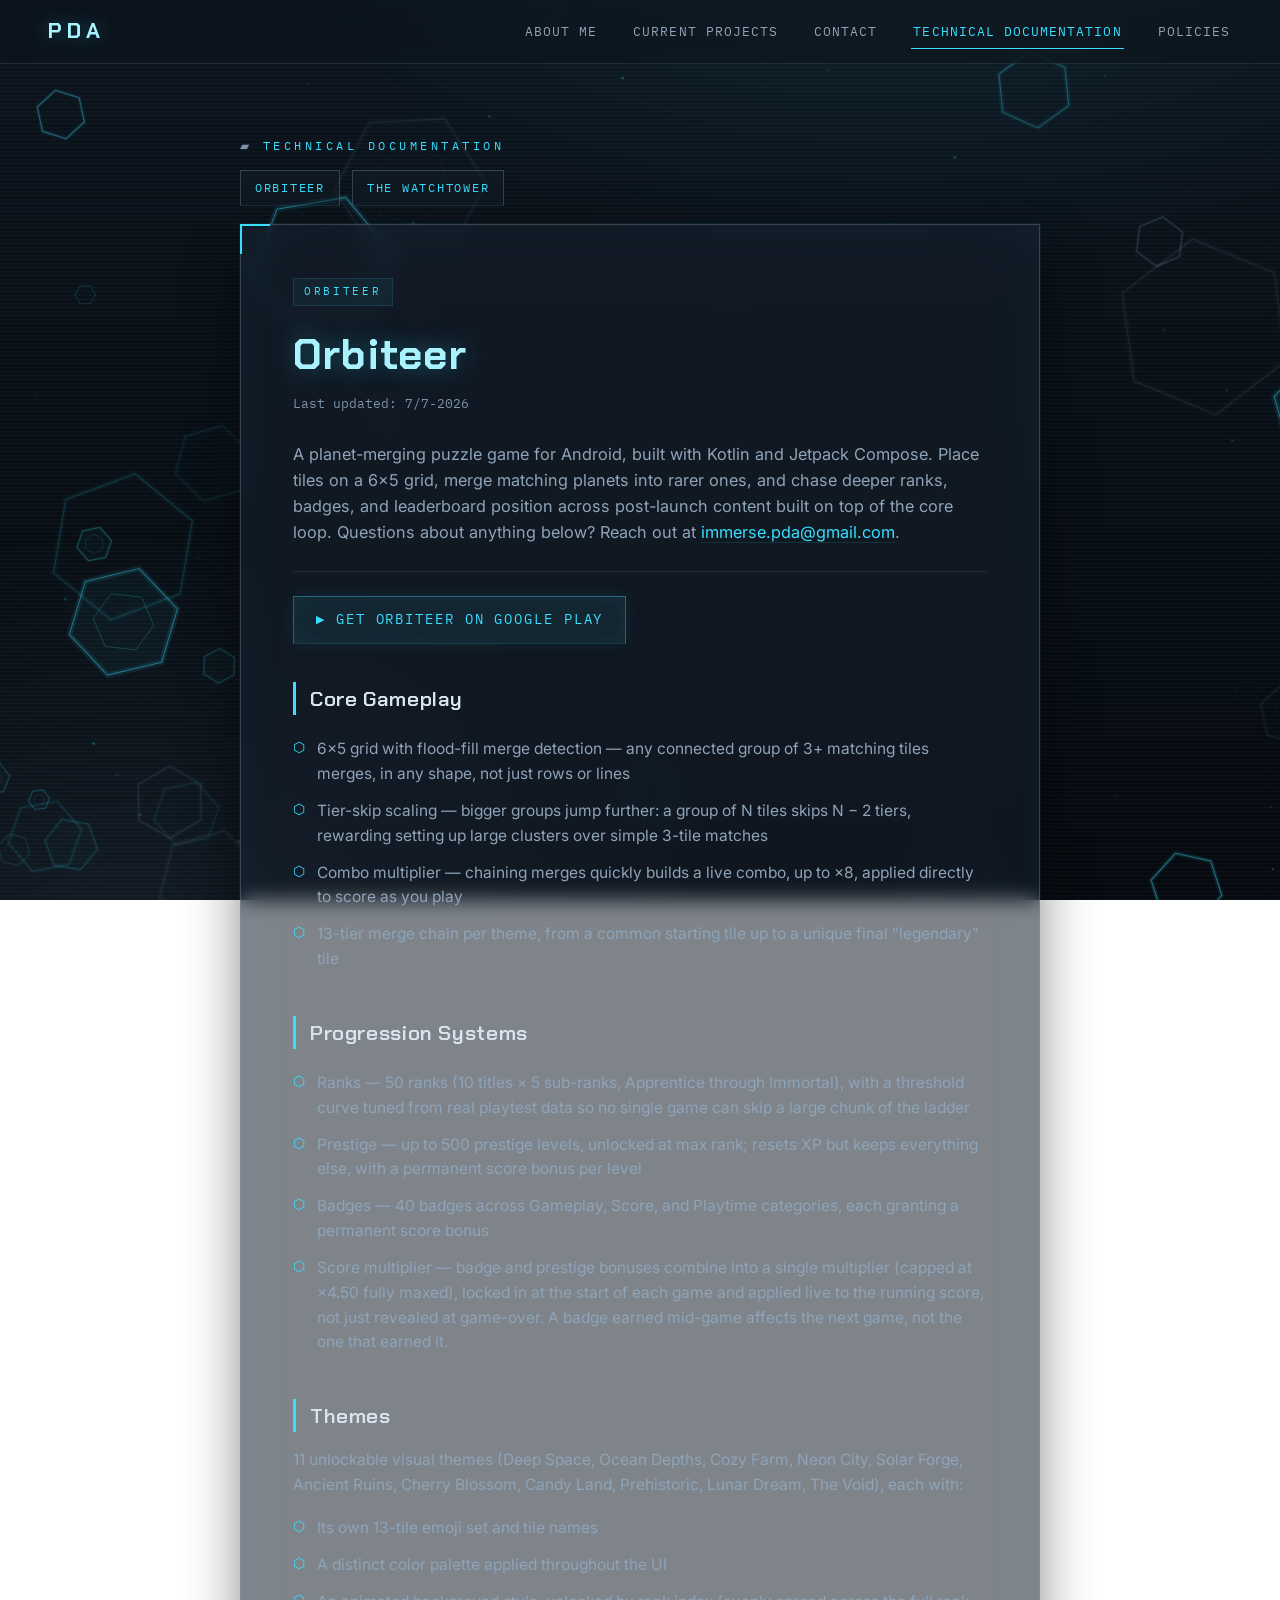
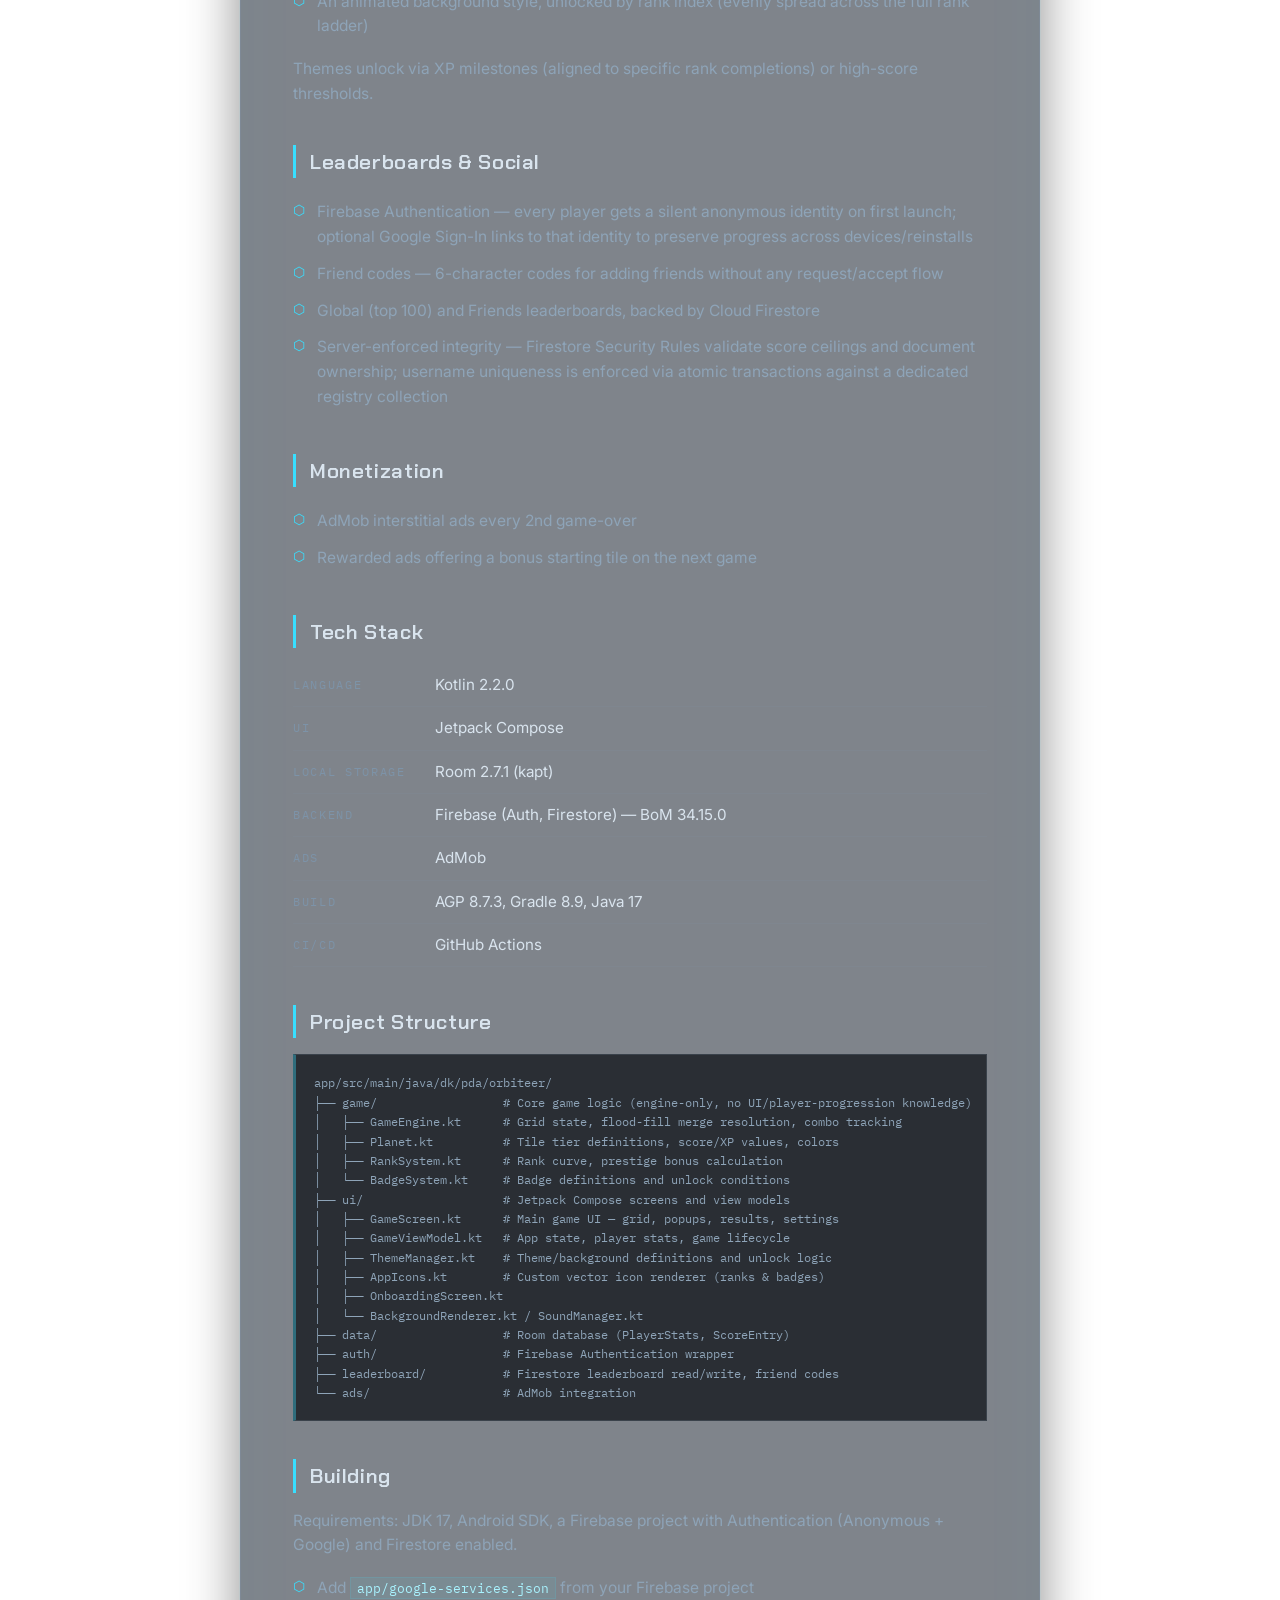
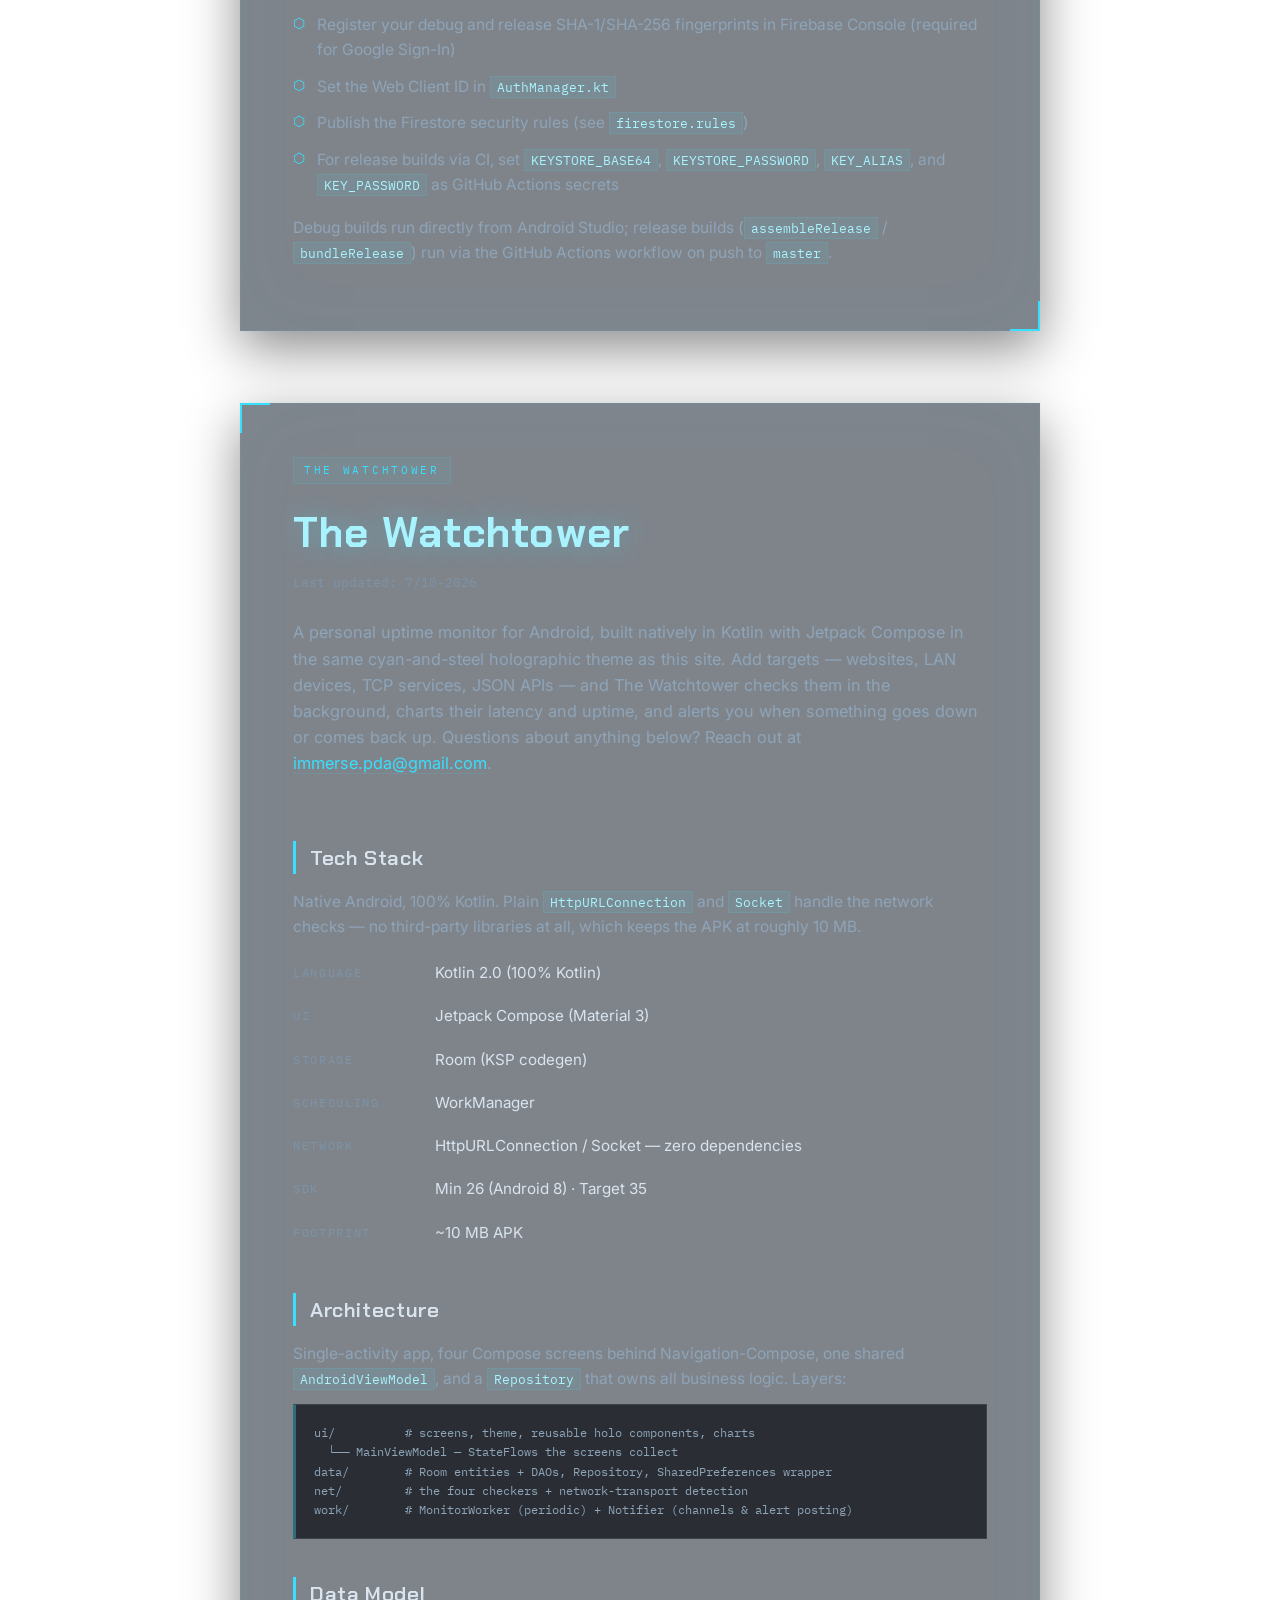
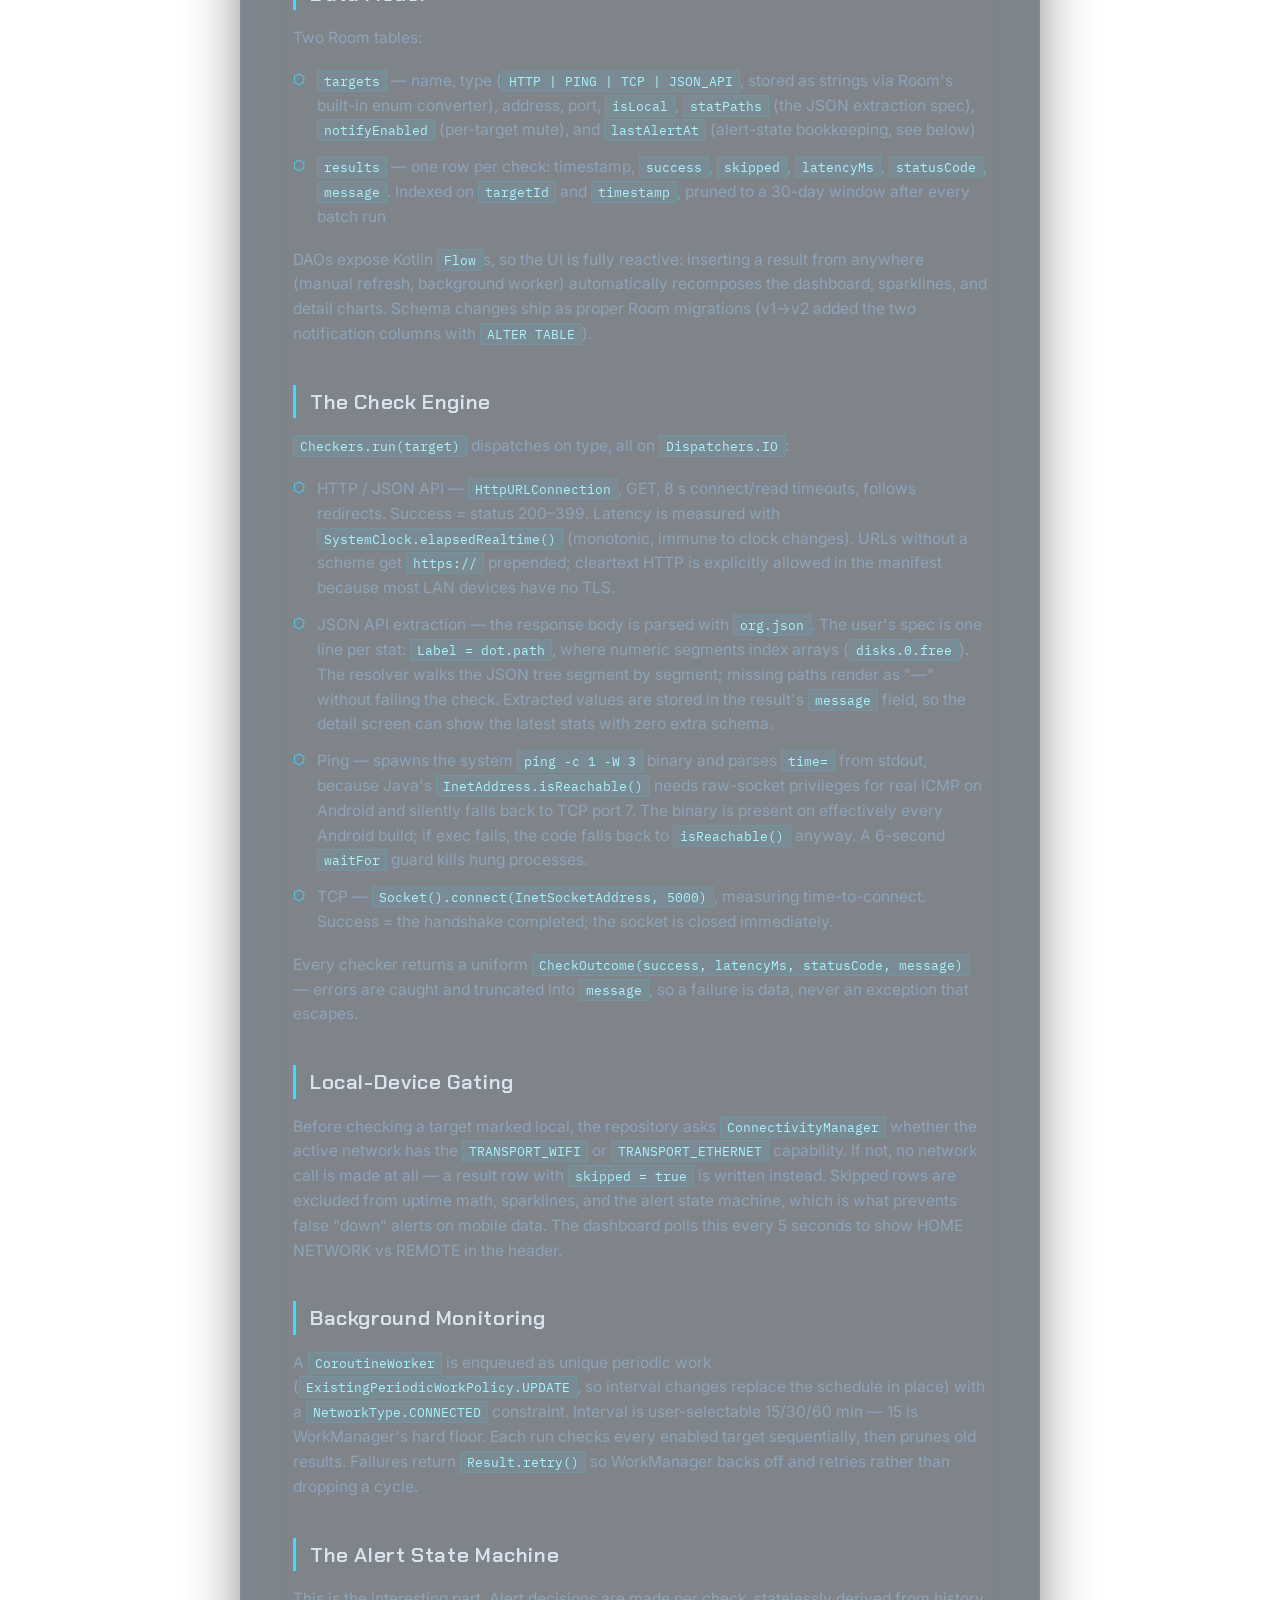
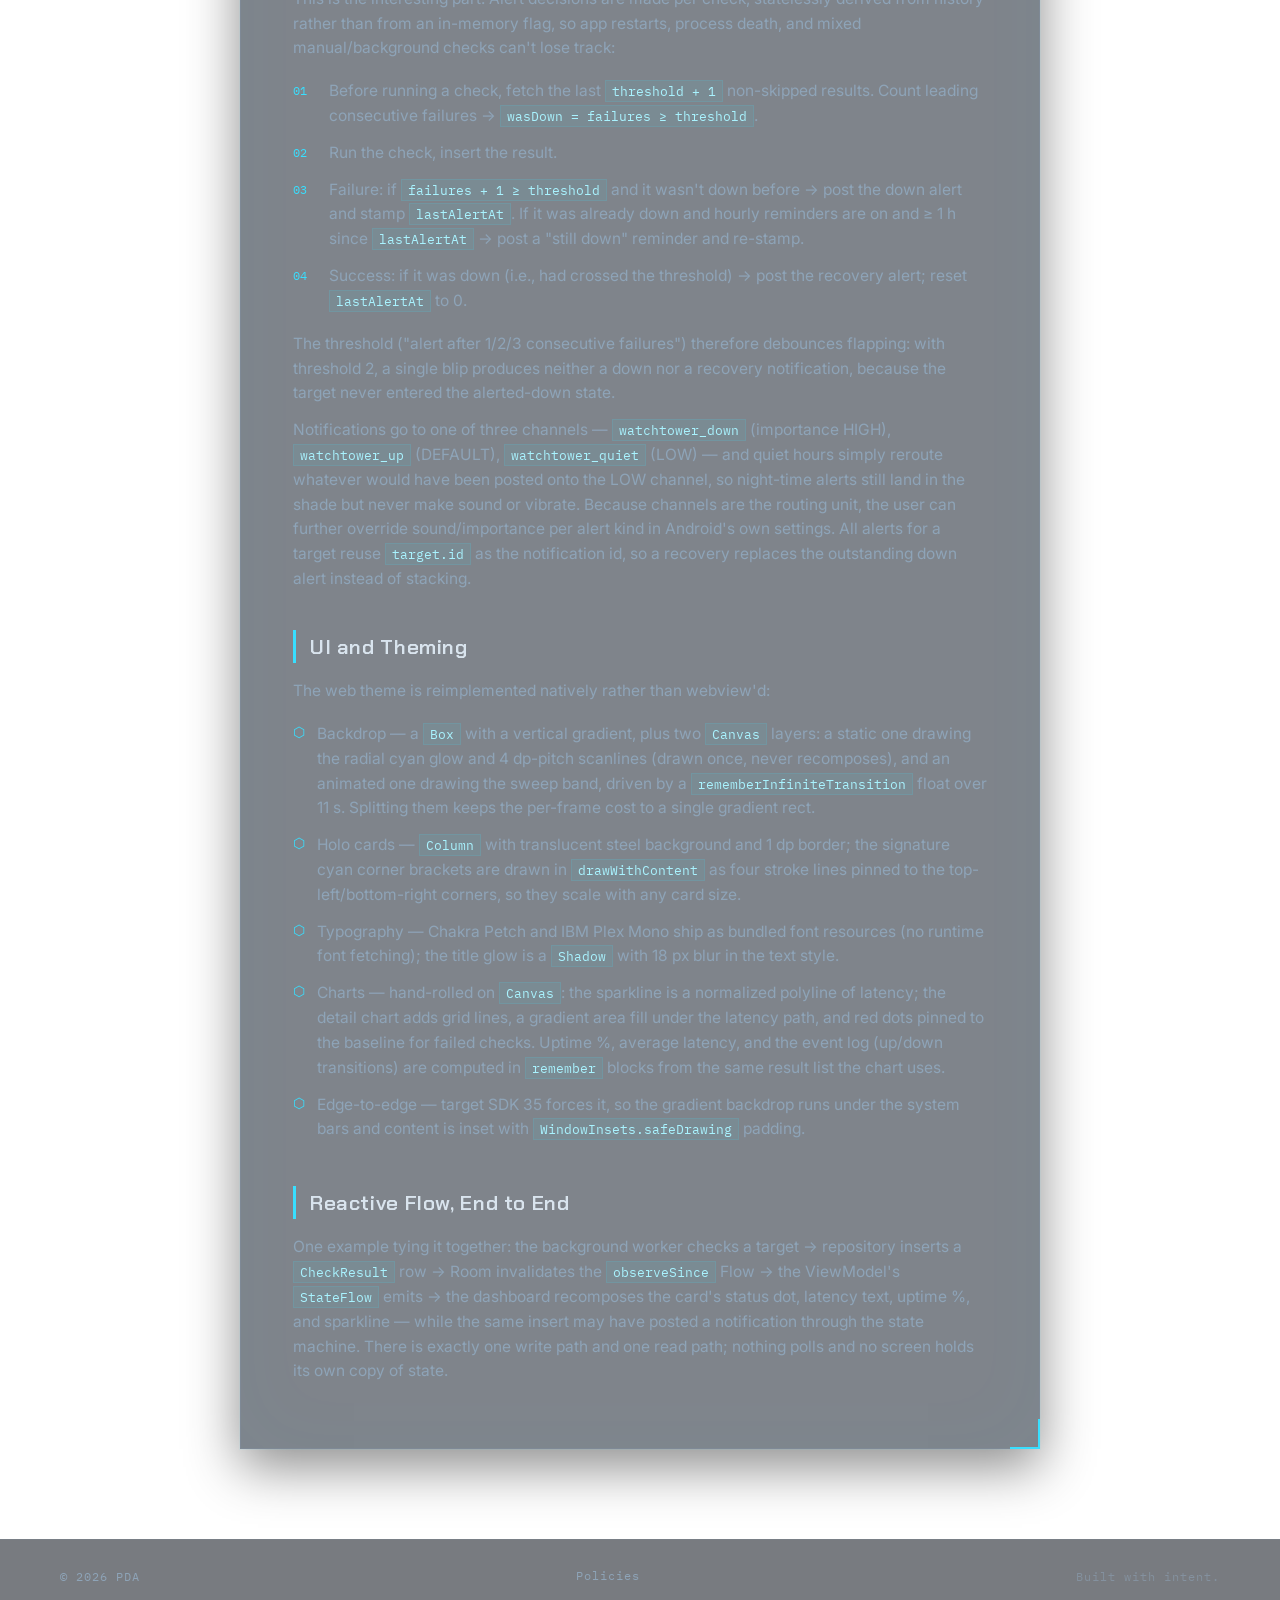
<file: techdocs.html>
<!DOCTYPE html>
<html lang="en">
<head>
  <meta charset="UTF-8">
  <meta name="viewport" content="width=device-width, initial-scale=1.0">
  <title>Technical Documentation — PDA</title>
  <meta name="description" content="Technical documentation for PDA's projects — Orbiteer and The Watchtower.">

  <link rel="icon" href="assets/favicon.svg" type="image/svg+xml">

  <link rel="preconnect" href="https://fonts.googleapis.com">
  <link rel="preconnect" href="https://fonts.gstatic.com" crossorigin>
  <link href="https://fonts.googleapis.com/css2?family=Chakra+Petch:wght@500;600;700&family=Inter:wght@400;500;600&family=IBM+Plex+Mono:wght@400;500&display=swap" rel="stylesheet">

  <link rel="stylesheet" href="css/style.css">
</head>
<body data-holo="sparse">

  <div id="holo-bg" aria-hidden="true"></div>
  <div class="holo-overlay" aria-hidden="true"></div>

  <a class="skip-link" href="#main">Skip to content</a>

  <header class="site-nav" id="siteNav">
    <a href="index.html#hero" class="nav-mark">PDA</a>
    <button class="nav-toggle" id="navToggle" aria-label="Toggle menu" aria-expanded="false" aria-controls="navLinks">
      <span></span><span></span><span></span>
    </button>
    <nav class="nav-links" id="navLinks">
      <a href="index.html#about">About Me</a>
      <a href="index.html#projects">Current Projects</a>
      <a href="index.html#contact">Contact</a>
      <a href="techdocs.html" class="active">Technical Documentation</a>
      <a href="policies.html">Policies</a>
    </nav>
  </header>

  <main id="main" class="doc-main">
    <p class="eyebrow">Technical Documentation</p>

    <nav class="doc-toc" aria-label="On this page">
      <a href="#orbiteer">Orbiteer</a>
      <a href="#watchtower">The Watchtower</a>
    </nav>

    <article class="doc-panel" id="orbiteer">
      <p class="card-tag">Orbiteer</p>
      <h1 class="doc-title">Orbiteer</h1>
      <p class="doc-updated">Last updated: 7/7-2026</p>

      <p class="doc-intro">
        A planet-merging puzzle game for Android, built with Kotlin and Jetpack
        Compose. Place tiles on a 6&times;5 grid, merge matching planets into rarer
        ones, and chase deeper ranks, badges, and leaderboard position across
        post-launch content built on top of the core loop. Questions about
        anything below? Reach out at
        <a href="mailto:immerse.pda@gmail.com">immerse.pda@gmail.com</a>.
      </p>

      <a class="holo-btn" href="https://play.google.com/store/apps/details?id=dk.pda.orbiteer&amp;hl=en" target="_blank" rel="noopener">
        <span class="holo-btn-icon" aria-hidden="true">&#x25B6;</span>
        Get Orbiteer on Google Play
      </a>

      <section class="doc-section">
        <h2 class="doc-h2">Core Gameplay</h2>
        <ul class="doc-list">
          <li>6&times;5 grid with flood-fill merge detection — any connected group of 3+ matching tiles merges, in any shape, not just rows or lines</li>
          <li>Tier-skip scaling — bigger groups jump further: a group of N tiles skips N &minus; 2 tiers, rewarding setting up large clusters over simple 3-tile matches</li>
          <li>Combo multiplier — chaining merges quickly builds a live combo, up to &times;8, applied directly to score as you play</li>
          <li>13-tier merge chain per theme, from a common starting tile up to a unique final "legendary" tile</li>
        </ul>
      </section>

      <section class="doc-section">
        <h2 class="doc-h2">Progression Systems</h2>
        <ul class="doc-list">
          <li>Ranks — 50 ranks (10 titles &times; 5 sub-ranks, Apprentice through Immortal), with a threshold curve tuned from real playtest data so no single game can skip a large chunk of the ladder</li>
          <li>Prestige — up to 500 prestige levels, unlocked at max rank; resets XP but keeps everything else, with a permanent score bonus per level</li>
          <li>Badges — 40 badges across Gameplay, Score, and Playtime categories, each granting a permanent score bonus</li>
          <li>Score multiplier — badge and prestige bonuses combine into a single multiplier (capped at &times;4.50 fully maxed), locked in at the start of each game and applied live to the running score, not just revealed at game-over. A badge earned mid-game affects the next game, not the one that earned it.</li>
        </ul>
      </section>

      <section class="doc-section">
        <h2 class="doc-h2">Themes</h2>
        <p class="doc-body">
          11 unlockable visual themes (Deep Space, Ocean Depths, Cozy Farm, Neon
          City, Solar Forge, Ancient Ruins, Cherry Blossom, Candy Land,
          Prehistoric, Lunar Dream, The Void), each with:
        </p>
        <ul class="doc-list">
          <li>Its own 13-tile emoji set and tile names</li>
          <li>A distinct color palette applied throughout the UI</li>
          <li>An animated background style, unlocked by rank index (evenly spread across the full rank ladder)</li>
        </ul>
        <p class="doc-body">
          Themes unlock via XP milestones (aligned to specific rank completions)
          or high-score thresholds.
        </p>
      </section>

      <section class="doc-section">
        <h2 class="doc-h2">Leaderboards &amp; Social</h2>
        <ul class="doc-list">
          <li>Firebase Authentication — every player gets a silent anonymous identity on first launch; optional Google Sign-In links to that identity to preserve progress across devices/reinstalls</li>
          <li>Friend codes — 6-character codes for adding friends without any request/accept flow</li>
          <li>Global (top 100) and Friends leaderboards, backed by Cloud Firestore</li>
          <li>Server-enforced integrity — Firestore Security Rules validate score ceilings and document ownership; username uniqueness is enforced via atomic transactions against a dedicated registry collection</li>
        </ul>
      </section>

      <section class="doc-section">
        <h2 class="doc-h2">Monetization</h2>
        <ul class="doc-list">
          <li>AdMob interstitial ads every 2nd game-over</li>
          <li>Rewarded ads offering a bonus starting tile on the next game</li>
        </ul>
      </section>

      <section class="doc-section">
        <h2 class="doc-h2">Tech Stack</h2>
        <ul class="doc-kv-list">
          <li><span class="doc-kv-label">Language</span><span class="doc-kv-value">Kotlin 2.2.0</span></li>
          <li><span class="doc-kv-label">UI</span><span class="doc-kv-value">Jetpack Compose</span></li>
          <li><span class="doc-kv-label">Local storage</span><span class="doc-kv-value">Room 2.7.1 (kapt)</span></li>
          <li><span class="doc-kv-label">Backend</span><span class="doc-kv-value">Firebase (Auth, Firestore) — BoM 34.15.0</span></li>
          <li><span class="doc-kv-label">Ads</span><span class="doc-kv-value">AdMob</span></li>
          <li><span class="doc-kv-label">Build</span><span class="doc-kv-value">AGP 8.7.3, Gradle 8.9, Java 17</span></li>
          <li><span class="doc-kv-label">CI/CD</span><span class="doc-kv-value">GitHub Actions</span></li>
        </ul>
      </section>

      <section class="doc-section">
        <h2 class="doc-h2">Project Structure</h2>
        <pre class="doc-pre">app/src/main/java/dk/pda/orbiteer/
├── game/                  # Core game logic (engine-only, no UI/player-progression knowledge)
│   ├── GameEngine.kt      # Grid state, flood-fill merge resolution, combo tracking
│   ├── Planet.kt          # Tile tier definitions, score/XP values, colors
│   ├── RankSystem.kt      # Rank curve, prestige bonus calculation
│   └── BadgeSystem.kt     # Badge definitions and unlock conditions
├── ui/                    # Jetpack Compose screens and view models
│   ├── GameScreen.kt      # Main game UI — grid, popups, results, settings
│   ├── GameViewModel.kt   # App state, player stats, game lifecycle
│   ├── ThemeManager.kt    # Theme/background definitions and unlock logic
│   ├── AppIcons.kt        # Custom vector icon renderer (ranks &amp; badges)
│   ├── OnboardingScreen.kt
│   └── BackgroundRenderer.kt / SoundManager.kt
├── data/                  # Room database (PlayerStats, ScoreEntry)
├── auth/                  # Firebase Authentication wrapper
├── leaderboard/           # Firestore leaderboard read/write, friend codes
└── ads/                   # AdMob integration</pre>
      </section>

      <section class="doc-section">
        <h2 class="doc-h2">Building</h2>
        <p class="doc-body">
          Requirements: JDK 17, Android SDK, a Firebase project with
          Authentication (Anonymous + Google) and Firestore enabled.
        </p>
        <ul class="doc-list">
          <li>Add <code>app/google-services.json</code> from your Firebase project</li>
          <li>Register your debug and release SHA-1/SHA-256 fingerprints in Firebase Console (required for Google Sign-In)</li>
          <li>Set the Web Client ID in <code>AuthManager.kt</code></li>
          <li>Publish the Firestore security rules (see <code>firestore.rules</code>)</li>
          <li>For release builds via CI, set <code>KEYSTORE_BASE64</code>, <code>KEYSTORE_PASSWORD</code>, <code>KEY_ALIAS</code>, and <code>KEY_PASSWORD</code> as GitHub Actions secrets</li>
        </ul>
        <p class="doc-body">
          Debug builds run directly from Android Studio; release builds
          (<code>assembleRelease</code> / <code>bundleRelease</code>) run via the
          GitHub Actions workflow on push to <code>master</code>.
        </p>
      </section>
    </article>

    <article class="doc-panel" id="watchtower">
      <p class="card-tag">The Watchtower</p>
      <h1 class="doc-title">The Watchtower</h1>
      <p class="doc-updated">Last updated: 7/10-2026</p>

      <p class="doc-intro">
        A personal uptime monitor for Android, built natively in Kotlin with
        Jetpack Compose in the same cyan-and-steel holographic theme as this
        site. Add targets — websites, LAN devices, TCP services, JSON APIs —
        and The Watchtower checks them in the background, charts their latency
        and uptime, and alerts you when something goes down or comes back up.
        Questions about anything below? Reach out at
        <a href="mailto:immerse.pda@gmail.com">immerse.pda@gmail.com</a>.
      </p>

      <section class="doc-section">
        <h2 class="doc-h2">Tech Stack</h2>
        <p class="doc-body">
          Native Android, 100% Kotlin. Plain <code>HttpURLConnection</code> and
          <code>Socket</code> handle the network checks — no third-party
          libraries at all, which keeps the APK at roughly 10&nbsp;MB.
        </p>
        <ul class="doc-kv-list">
          <li><span class="doc-kv-label">Language</span><span class="doc-kv-value">Kotlin 2.0 (100% Kotlin)</span></li>
          <li><span class="doc-kv-label">UI</span><span class="doc-kv-value">Jetpack Compose (Material 3)</span></li>
          <li><span class="doc-kv-label">Storage</span><span class="doc-kv-value">Room (KSP codegen)</span></li>
          <li><span class="doc-kv-label">Scheduling</span><span class="doc-kv-value">WorkManager</span></li>
          <li><span class="doc-kv-label">Network</span><span class="doc-kv-value">HttpURLConnection / Socket — zero dependencies</span></li>
          <li><span class="doc-kv-label">SDK</span><span class="doc-kv-value">Min 26 (Android 8) · Target 35</span></li>
          <li><span class="doc-kv-label">Footprint</span><span class="doc-kv-value">~10 MB APK</span></li>
        </ul>
      </section>

      <section class="doc-section">
        <h2 class="doc-h2">Architecture</h2>
        <p class="doc-body">
          Single-activity app, four Compose screens behind Navigation-Compose,
          one shared <code>AndroidViewModel</code>, and a <code>Repository</code>
          that owns all business logic. Layers:
        </p>
        <pre class="doc-pre">ui/          # screens, theme, reusable holo components, charts
  └── MainViewModel — StateFlows the screens collect
data/        # Room entities + DAOs, Repository, SharedPreferences wrapper
net/         # the four checkers + network-transport detection
work/        # MonitorWorker (periodic) + Notifier (channels &amp; alert posting)</pre>
      </section>

      <section class="doc-section">
        <h2 class="doc-h2">Data Model</h2>
        <p class="doc-body">Two Room tables:</p>
        <ul class="doc-list">
          <li><code>targets</code> — name, type (<code>HTTP | PING | TCP | JSON_API</code>, stored as strings via Room's built-in enum converter), address, port, <code>isLocal</code>, <code>statPaths</code> (the JSON extraction spec), <code>notifyEnabled</code> (per-target mute), and <code>lastAlertAt</code> (alert-state bookkeeping, see below)</li>
          <li><code>results</code> — one row per check: timestamp, <code>success</code>, <code>skipped</code>, <code>latencyMs</code>, <code>statusCode</code>, <code>message</code>. Indexed on <code>targetId</code> and <code>timestamp</code>, pruned to a 30-day window after every batch run</li>
        </ul>
        <p class="doc-body">
          DAOs expose Kotlin <code>Flow</code>s, so the UI is fully reactive:
          inserting a result from anywhere (manual refresh, background worker)
          automatically recomposes the dashboard, sparklines, and detail charts.
          Schema changes ship as proper Room migrations (v1&rarr;v2 added the two
          notification columns with <code>ALTER TABLE</code>).
        </p>
      </section>

      <section class="doc-section">
        <h2 class="doc-h2">The Check Engine</h2>
        <p class="doc-body">
          <code>Checkers.run(target)</code> dispatches on type, all on
          <code>Dispatchers.IO</code>:
        </p>
        <ul class="doc-list">
          <li>HTTP / JSON API — <code>HttpURLConnection</code>, GET, 8&nbsp;s connect/read timeouts, follows redirects. Success = status 200–399. Latency is measured with <code>SystemClock.elapsedRealtime()</code> (monotonic, immune to clock changes). URLs without a scheme get <code>https://</code> prepended; cleartext HTTP is explicitly allowed in the manifest because most LAN devices have no TLS.</li>
          <li>JSON API extraction — the response body is parsed with <code>org.json</code>. The user's spec is one line per stat: <code>Label = dot.path</code>, where numeric segments index arrays (<code>disks.0.free</code>). The resolver walks the JSON tree segment by segment; missing paths render as "—" without failing the check. Extracted values are stored in the result's <code>message</code> field, so the detail screen can show the latest stats with zero extra schema.</li>
          <li>Ping — spawns the system <code>ping -c 1 -W 3</code> binary and parses <code>time=</code> from stdout, because Java's <code>InetAddress.isReachable()</code> needs raw-socket privileges for real ICMP on Android and silently falls back to TCP port 7. The binary is present on effectively every Android build; if exec fails, the code falls back to <code>isReachable()</code> anyway. A 6-second <code>waitFor</code> guard kills hung processes.</li>
          <li>TCP — <code>Socket().connect(InetSocketAddress, 5000)</code>, measuring time-to-connect. Success = the handshake completed; the socket is closed immediately.</li>
        </ul>
        <p class="doc-body">
          Every checker returns a uniform
          <code>CheckOutcome(success, latencyMs, statusCode, message)</code> —
          errors are caught and truncated into <code>message</code>, so a failure
          is data, never an exception that escapes.
        </p>
      </section>

      <section class="doc-section">
        <h2 class="doc-h2">Local-Device Gating</h2>
        <p class="doc-body">
          Before checking a target marked local, the repository asks
          <code>ConnectivityManager</code> whether the active network has the
          <code>TRANSPORT_WIFI</code> or <code>TRANSPORT_ETHERNET</code>
          capability. If not, no network call is made at all — a result row with
          <code>skipped = true</code> is written instead. Skipped rows are
          excluded from uptime math, sparklines, and the alert state machine,
          which is what prevents false "down" alerts on mobile data. The
          dashboard polls this every 5 seconds to show HOME NETWORK vs REMOTE in
          the header.
        </p>
      </section>

      <section class="doc-section">
        <h2 class="doc-h2">Background Monitoring</h2>
        <p class="doc-body">
          A <code>CoroutineWorker</code> is enqueued as unique periodic work
          (<code>ExistingPeriodicWorkPolicy.UPDATE</code>, so interval changes
          replace the schedule in place) with a
          <code>NetworkType.CONNECTED</code> constraint. Interval is
          user-selectable 15/30/60 min — 15 is WorkManager's hard floor. Each run
          checks every enabled target sequentially, then prunes old results.
          Failures return <code>Result.retry()</code> so WorkManager backs off
          and retries rather than dropping a cycle.
        </p>
      </section>

      <section class="doc-section">
        <h2 class="doc-h2">The Alert State Machine</h2>
        <p class="doc-body">
          This is the interesting part. Alert decisions are made per check,
          statelessly derived from history rather than from an in-memory flag,
          so app restarts, process death, and mixed manual/background checks
          can't lose track:
        </p>
        <ol class="doc-steps">
          <li>Before running a check, fetch the last <code>threshold + 1</code> non-skipped results. Count leading consecutive failures &rarr; <code>wasDown = failures &ge; threshold</code>.</li>
          <li>Run the check, insert the result.</li>
          <li>Failure: if <code>failures + 1 &ge; threshold</code> and it wasn't down before &rarr; post the down alert and stamp <code>lastAlertAt</code>. If it was already down and hourly reminders are on and &ge; 1&nbsp;h since <code>lastAlertAt</code> &rarr; post a "still down" reminder and re-stamp.</li>
          <li>Success: if it was down (i.e., had crossed the threshold) &rarr; post the recovery alert; reset <code>lastAlertAt</code> to 0.</li>
        </ol>
        <p class="doc-body">
          The threshold ("alert after 1/2/3 consecutive failures") therefore
          debounces flapping: with threshold 2, a single blip produces neither a
          down nor a recovery notification, because the target never entered the
          alerted-down state.
        </p>
        <p class="doc-body">
          Notifications go to one of three channels —
          <code>watchtower_down</code> (importance HIGH),
          <code>watchtower_up</code> (DEFAULT), <code>watchtower_quiet</code>
          (LOW) — and quiet hours simply reroute whatever would have been posted
          onto the LOW channel, so night-time alerts still land in the shade but
          never make sound or vibrate. Because channels are the routing unit,
          the user can further override sound/importance per alert kind in
          Android's own settings. All alerts for a target reuse
          <code>target.id</code> as the notification id, so a recovery replaces
          the outstanding down alert instead of stacking.
        </p>
      </section>

      <section class="doc-section">
        <h2 class="doc-h2">UI and Theming</h2>
        <p class="doc-body">
          The web theme is reimplemented natively rather than webview'd:
        </p>
        <ul class="doc-list">
          <li>Backdrop — a <code>Box</code> with a vertical gradient, plus two <code>Canvas</code> layers: a static one drawing the radial cyan glow and 4&nbsp;dp-pitch scanlines (drawn once, never recomposes), and an animated one drawing the sweep band, driven by a <code>rememberInfiniteTransition</code> float over 11&nbsp;s. Splitting them keeps the per-frame cost to a single gradient rect.</li>
          <li>Holo cards — <code>Column</code> with translucent steel background and 1&nbsp;dp border; the signature cyan corner brackets are drawn in <code>drawWithContent</code> as four stroke lines pinned to the top-left/bottom-right corners, so they scale with any card size.</li>
          <li>Typography — Chakra Petch and IBM Plex Mono ship as bundled font resources (no runtime font fetching); the title glow is a <code>Shadow</code> with 18&nbsp;px blur in the text style.</li>
          <li>Charts — hand-rolled on <code>Canvas</code>: the sparkline is a normalized polyline of latency; the detail chart adds grid lines, a gradient area fill under the latency path, and red dots pinned to the baseline for failed checks. Uptime %, average latency, and the event log (up/down transitions) are computed in <code>remember</code> blocks from the same result list the chart uses.</li>
          <li>Edge-to-edge — target SDK 35 forces it, so the gradient backdrop runs under the system bars and content is inset with <code>WindowInsets.safeDrawing</code> padding.</li>
        </ul>
      </section>

      <section class="doc-section">
        <h2 class="doc-h2">Reactive Flow, End to End</h2>
        <p class="doc-body">
          One example tying it together: the background worker checks a target
          &rarr; repository inserts a <code>CheckResult</code> row &rarr; Room
          invalidates the <code>observeSince</code> Flow &rarr; the ViewModel's
          <code>StateFlow</code> emits &rarr; the dashboard recomposes the card's
          status dot, latency text, uptime %, and sparkline — while the same
          insert may have posted a notification through the state machine. There
          is exactly one write path and one read path; nothing polls and no
          screen holds its own copy of state.
        </p>
      </section>
    </article>
  </main>

  <footer class="site-footer">
    <span>&copy; 2026 PDA</span>
    <a href="policies.html" class="footer-link">Policies</a>
    <span class="footer-dim">Built with intent.</span>
  </footer>

  <script src="js/hologram.js"></script>
  <script src="js/main.js"></script>
</body>
</html>
</file>
<file: css/style.css>
@charset "UTF-8";

/* ==========================================================================
   PDA — portfolio, cyan & steel holographic theme
   ========================================================================== */

:root {
  --bg-0: #070b10;
  --bg-1: #0c141d;
  --steel-1: #16202c;
  --steel-2: #24374b;
  --steel-3: #3d566e;
  --steel-4: #7d93a8;
  --text: #d9e4ee;
  --text-dim: #8ea4b8;
  --cyan: #38dfff;
  --cyan-bright: #a9f3ff;
  --cyan-dim: rgba(56, 223, 255, 0.35);
  --cyan-faint: rgba(56, 223, 255, 0.12);
  --card-bg: rgba(22, 32, 44, 0.55);
  --card-border: rgba(125, 147, 168, 0.35);
  --font-display: "Chakra Petch", "Segoe UI", sans-serif;
  --font-body: "Inter", "Segoe UI", sans-serif;
  --font-mono: "IBM Plex Mono", Consolas, monospace;
  --nav-h: 64px;
}

* { margin: 0; padding: 0; box-sizing: border-box; }

html {
  scroll-behavior: smooth;
  scroll-padding-top: calc(var(--nav-h) + 16px);
}

body {
  font-family: var(--font-body);
  color: var(--text);
  background:
    radial-gradient(1100px 600px at 70% -10%, rgba(56, 223, 255, 0.08), transparent 60%),
    radial-gradient(900px 700px at 10% 110%, rgba(61, 86, 110, 0.25), transparent 65%),
    linear-gradient(180deg, var(--bg-1) 0%, var(--bg-0) 100%);
  background-attachment: fixed;
  min-height: 100vh;
  line-height: 1.6;
  overflow-x: hidden;
}

::selection { background: var(--cyan-dim); color: #fff; }

/* --------------------------------------------------------------------------
   Holographic backdrop
   -------------------------------------------------------------------------- */

#holo-bg {
  position: fixed;
  inset: 0;
  z-index: -2;
  pointer-events: none;
}

#holo-bg canvas { display: block; width: 100%; height: 100%; }

/* Scanlines + slow sweep band, sits above the canvas but behind content */
.holo-overlay {
  position: fixed;
  inset: 0;
  z-index: -1;
  pointer-events: none;
}

.holo-overlay::before {
  content: "";
  position: absolute;
  inset: 0;
  background: repeating-linear-gradient(
    0deg,
    rgba(169, 243, 255, 0.028) 0px,
    rgba(169, 243, 255, 0.028) 1px,
    transparent 1px,
    transparent 4px
  );
}

.holo-overlay::after {
  content: "";
  position: absolute;
  left: 0;
  right: 0;
  height: 34vh;
  top: -40vh;
  background: linear-gradient(
    180deg,
    transparent 0%,
    rgba(56, 223, 255, 0.045) 50%,
    transparent 100%
  );
  animation: holo-sweep 11s linear infinite;
}

@keyframes holo-sweep {
  0%   { transform: translateY(0); }
  100% { transform: translateY(180vh); }
}

/* --------------------------------------------------------------------------
   Skip link
   -------------------------------------------------------------------------- */

.skip-link {
  position: absolute;
  left: -9999px;
  top: 0;
  z-index: 100;
  padding: 10px 18px;
  background: var(--steel-1);
  color: var(--cyan-bright);
  border: 1px solid var(--cyan-dim);
  font-family: var(--font-mono);
  font-size: 0.85rem;
}

.skip-link:focus { left: 12px; top: 12px; }

/* --------------------------------------------------------------------------
   Navigation
   -------------------------------------------------------------------------- */

.site-nav {
  position: fixed;
  top: 0;
  left: 0;
  right: 0;
  z-index: 50;
  height: var(--nav-h);
  display: flex;
  align-items: center;
  justify-content: space-between;
  padding: 0 clamp(16px, 4vw, 48px);
  background: rgba(12, 20, 29, 0.6);
  backdrop-filter: blur(12px);
  -webkit-backdrop-filter: blur(12px);
  border-bottom: 1px solid rgba(125, 147, 168, 0.18);
  transition: background 0.3s ease, border-color 0.3s ease;
}

.site-nav.scrolled {
  background: rgba(10, 16, 24, 0.85);
  border-bottom-color: var(--cyan-faint);
}

.nav-mark {
  font-family: var(--font-display);
  font-weight: 700;
  font-size: 1.35rem;
  letter-spacing: 0.22em;
  color: var(--cyan-bright);
  text-decoration: none;
  text-shadow: 0 0 18px var(--cyan-dim);
}

.nav-links {
  display: flex;
  gap: clamp(14px, 2.5vw, 34px);
}

.nav-links a {
  font-family: var(--font-mono);
  font-size: 0.82rem;
  letter-spacing: 0.08em;
  text-transform: uppercase;
  color: var(--text-dim);
  text-decoration: none;
  padding: 6px 2px;
  border-bottom: 1px solid transparent;
  transition: color 0.25s ease, border-color 0.25s ease, text-shadow 0.25s ease;
}

.nav-links a:hover,
.nav-links a:focus-visible {
  color: var(--cyan-bright);
  text-shadow: 0 0 12px var(--cyan-dim);
}

.nav-links a.active {
  color: var(--cyan);
  border-bottom-color: var(--cyan);
}

.nav-toggle {
  display: none;
  flex-direction: column;
  justify-content: center;
  gap: 5px;
  width: 42px;
  height: 42px;
  padding: 8px;
  background: transparent;
  border: 1px solid var(--card-border);
  cursor: pointer;
}

.nav-toggle span {
  display: block;
  height: 2px;
  width: 100%;
  background: var(--cyan);
  transition: transform 0.25s ease, opacity 0.25s ease;
}

.nav-toggle[aria-expanded="true"] span:nth-child(1) { transform: translateY(7px) rotate(45deg); }
.nav-toggle[aria-expanded="true"] span:nth-child(2) { opacity: 0; }
.nav-toggle[aria-expanded="true"] span:nth-child(3) { transform: translateY(-7px) rotate(-45deg); }

@media (max-width: 899px) {
  .nav-toggle { display: flex; }

  .nav-links {
    position: absolute;
    top: var(--nav-h);
    left: 0;
    right: 0;
    flex-direction: column;
    gap: 0;
    background: rgba(10, 16, 24, 0.96);
    backdrop-filter: blur(14px);
    -webkit-backdrop-filter: blur(14px);
    border-bottom: 1px solid var(--cyan-faint);
    max-height: 0;
    overflow: hidden;
    transition: max-height 0.35s ease;
  }

  .nav-links.open { max-height: 320px; }

  .nav-links a {
    padding: 15px clamp(16px, 4vw, 48px);
    border-bottom: 1px solid rgba(125, 147, 168, 0.1);
  }
}

/* --------------------------------------------------------------------------
   Typography helpers
   -------------------------------------------------------------------------- */

.eyebrow {
  font-family: var(--font-mono);
  font-size: 0.78rem;
  letter-spacing: 0.28em;
  text-transform: uppercase;
  color: var(--cyan);
  margin-bottom: 14px;
}

.eyebrow::before {
  content: "▰ ";
  color: var(--steel-4);
}

.section-title {
  font-family: var(--font-display);
  font-weight: 600;
  font-size: clamp(1.5rem, 3.4vw, 2.2rem);
  letter-spacing: 0.02em;
  color: var(--text);
  margin-bottom: clamp(28px, 5vh, 48px);
}

/* --------------------------------------------------------------------------
   Hero
   -------------------------------------------------------------------------- */

.hero {
  min-height: 100vh;
  min-height: 100svh;
  display: flex;
  flex-direction: column;
  align-items: center;
  justify-content: center;
  text-align: center;
  position: relative;
  padding: var(--nav-h) 20px 40px;
}

.hero-mark {
  font-family: var(--font-display);
  font-weight: 700;
  font-size: clamp(4.5rem, 16vw, 10rem);
  letter-spacing: 0.28em;
  margin-left: 0.28em; /* optical centering against letter-spacing */
  line-height: 1.05;
  color: var(--cyan-bright);
  text-shadow:
    0 0 12px rgba(56, 223, 255, 0.55),
    0 0 48px rgba(56, 223, 255, 0.30),
    0 0 120px rgba(56, 223, 255, 0.18);
  animation: hero-flicker 9s linear infinite;
}

@keyframes hero-flicker {
  0%, 100%  { opacity: 1; }
  97.4%     { opacity: 1; }
  97.6%     { opacity: 0.72; }
  97.8%     { opacity: 1; }
  98.4%     { opacity: 0.85; }
  98.6%     { opacity: 1; }
}

.hero-tagline {
  margin-top: 18px;
  font-size: clamp(0.95rem, 2vw, 1.15rem);
  color: var(--text-dim);
  max-width: 520px;
}

.scroll-cue {
  position: absolute;
  bottom: 34px;
  left: 50%;
  transform: translateX(-50%);
  display: flex;
  flex-direction: column;
  align-items: center;
  gap: 10px;
  color: var(--text-dim);
  font-family: var(--font-mono);
  font-size: 0.72rem;
  letter-spacing: 0.3em;
  text-transform: uppercase;
}

.scroll-cue i {
  width: 1px;
  height: 44px;
  background: linear-gradient(180deg, var(--cyan), transparent);
  animation: cue-pulse 2.2s ease-in-out infinite;
}

@keyframes cue-pulse {
  0%, 100% { opacity: 0.25; transform: scaleY(0.6); transform-origin: top; }
  50%      { opacity: 1; transform: scaleY(1); transform-origin: top; }
}

/* --------------------------------------------------------------------------
   Sections
   -------------------------------------------------------------------------- */

.section {
  padding: clamp(70px, 14vh, 130px) clamp(18px, 5vw, 60px);
}

.section-inner {
  max-width: 1060px;
  margin: 0 auto;
}

/* --------------------------------------------------------------------------
   Holo info cards
   -------------------------------------------------------------------------- */

.holo-grid {
  --grid-gap: clamp(22px, 3.5vw, 38px);
  display: grid;
  grid-template-columns: repeat(auto-fit, minmax(280px, 1fr));
  gap: var(--grid-gap);
  align-items: stretch;
}

.holo { will-change: transform; height: 100%; }

/* Alternating offsets so cards hover at staggered heights on wide screens */
@media (min-width: 761px) {
  .holo-grid { grid-template-columns: repeat(2, 1fr); }
  .holo-grid .holo:nth-child(2) { margin-top: 34px; }
  .holo-grid .holo:nth-child(3) { margin-top: 12px; }
  .holo-grid .holo:nth-child(4) { margin-top: 42px; }
  /* lone card on the last row: center it at single-column width */
  .holo-grid .holo:nth-child(5) {
    grid-column: 1 / -1;
    justify-self: center;
    width: calc(50% - var(--grid-gap) / 2);
    margin-top: 10px;
  }
  .holo-wide { max-width: 780px; }
  #about .holo-wide { margin-left: 6%; }
  #contact .holo-wide { margin-left: 14%; }
}

.holo-card {
  position: relative;
  height: 100%;
  padding: clamp(24px, 3.5vw, 36px);
  background: var(--card-bg);
  border: 1px solid var(--card-border);
  backdrop-filter: blur(10px);
  -webkit-backdrop-filter: blur(10px);
  box-shadow:
    0 0 0 1px rgba(56, 223, 255, 0.06),
    0 18px 50px rgba(0, 0, 0, 0.45),
    inset 0 0 60px rgba(56, 223, 255, 0.03);
  opacity: 0;
  transform: translateY(30px) scale(0.985);
  transition:
    opacity 0.7s ease,
    transform 0.7s cubic-bezier(0.2, 0.7, 0.3, 1),
    border-color 0.35s ease,
    box-shadow 0.35s ease;
}

.holo-card.visible {
  opacity: 1;
  transform: none;
}

.holo-card:hover {
  border-color: var(--cyan-dim);
  box-shadow:
    0 0 0 1px rgba(56, 223, 255, 0.12),
    0 18px 50px rgba(0, 0, 0, 0.5),
    0 0 42px rgba(56, 223, 255, 0.10),
    inset 0 0 60px rgba(56, 223, 255, 0.05);
}

/* HUD corner brackets */
.holo-card::before,
.holo-card::after {
  content: "";
  position: absolute;
  width: 22px;
  height: 22px;
  pointer-events: none;
  transition: width 0.3s ease, height 0.3s ease;
}

.holo-card::before {
  top: -1px;
  left: -1px;
  border-top: 2px solid var(--cyan);
  border-left: 2px solid var(--cyan);
}

.holo-card::after {
  bottom: -1px;
  right: -1px;
  border-bottom: 2px solid var(--cyan);
  border-right: 2px solid var(--cyan);
}

.holo-card:hover::before,
.holo-card:hover::after {
  width: 34px;
  height: 34px;
}

.card-tag {
  display: inline-block;
  font-family: var(--font-mono);
  font-size: 0.7rem;
  letter-spacing: 0.24em;
  text-transform: uppercase;
  color: var(--cyan);
  border: 1px solid var(--cyan-faint);
  background: rgba(56, 223, 255, 0.05);
  padding: 4px 10px;
  margin-bottom: 16px;
}

.card-title {
  font-family: var(--font-display);
  font-weight: 600;
  font-size: 1.45rem;
  letter-spacing: 0.04em;
  color: var(--cyan-bright);
  margin-bottom: 10px;
}

.card-body {
  color: var(--text-dim);
  font-size: 0.97rem;
}

.card-link {
  display: inline-block;
  margin-top: 18px;
  font-family: var(--font-mono);
  font-size: 0.8rem;
  letter-spacing: 0.1em;
  text-transform: uppercase;
  color: var(--cyan);
  text-decoration: none;
  border-bottom: 1px solid var(--cyan-faint);
  padding-bottom: 2px;
  transition: color 0.25s ease, border-color 0.25s ease;
}

.card-link:hover,
.card-link:focus-visible {
  color: var(--cyan-bright);
  border-bottom-color: var(--cyan);
}

/* Contact */

.contact-list { list-style: none; }

.contact-list li {
  display: flex;
  flex-wrap: wrap;
  align-items: baseline;
  gap: 14px;
  padding: 14px 0;
  border-bottom: 1px solid rgba(125, 147, 168, 0.15);
}

.contact-list li:last-child { border-bottom: none; }

.contact-label {
  font-family: var(--font-mono);
  font-size: 0.72rem;
  letter-spacing: 0.22em;
  text-transform: uppercase;
  color: var(--steel-4);
  min-width: 90px;
}

.contact-value {
  font-size: 1.02rem;
  color: var(--cyan-bright);
  text-decoration: none;
  border-bottom: 1px solid transparent;
  transition: border-color 0.25s ease, text-shadow 0.25s ease;
}

.contact-value:hover,
.contact-value:focus-visible {
  border-bottom-color: var(--cyan);
  text-shadow: 0 0 14px var(--cyan-dim);
}

/* --------------------------------------------------------------------------
   Doc pages (Game Info, Policies)
   -------------------------------------------------------------------------- */

.doc-main {
  max-width: 880px;
  margin: 0 auto;
  padding: calc(var(--nav-h) + clamp(40px, 8vh, 80px)) clamp(18px, 5vw, 40px) clamp(60px, 10vh, 100px);
}

.doc-toc {
  display: flex;
  flex-wrap: wrap;
  gap: 12px;
  margin-top: 8px;
}

.doc-toc a {
  font-family: var(--font-mono);
  font-size: 0.78rem;
  letter-spacing: 0.14em;
  text-transform: uppercase;
  color: var(--text-dim);
  text-decoration: none;
  padding: 7px 14px;
  border: 1px solid var(--card-border);
  background: rgba(22, 32, 44, 0.45);
  transition: color 0.25s ease, border-color 0.25s ease, background 0.25s ease;
}

.doc-toc a:hover,
.doc-toc a:focus-visible {
  color: var(--cyan-bright);
  border-color: var(--cyan-dim);
  background: rgba(56, 223, 255, 0.07);
}

.doc-panel + .doc-panel {
  margin-top: clamp(48px, 8vh, 84px);
}

.doc-panel {
  position: relative;
  margin-top: 18px;
  padding: clamp(28px, 5vw, 52px);
  background: var(--card-bg);
  border: 1px solid var(--card-border);
  backdrop-filter: blur(10px);
  -webkit-backdrop-filter: blur(10px);
  box-shadow:
    0 0 0 1px rgba(56, 223, 255, 0.06),
    0 18px 50px rgba(0, 0, 0, 0.45),
    inset 0 0 80px rgba(56, 223, 255, 0.03);
}

.doc-panel::before,
.doc-panel::after {
  content: "";
  position: absolute;
  width: 28px;
  height: 28px;
  pointer-events: none;
}

.doc-panel::before {
  top: -1px;
  left: -1px;
  border-top: 2px solid var(--cyan);
  border-left: 2px solid var(--cyan);
}

.doc-panel::after {
  bottom: -1px;
  right: -1px;
  border-bottom: 2px solid var(--cyan);
  border-right: 2px solid var(--cyan);
}

.doc-title {
  font-family: var(--font-display);
  font-weight: 700;
  font-size: clamp(1.8rem, 5vw, 2.6rem);
  letter-spacing: 0.03em;
  color: var(--cyan-bright);
  text-shadow: 0 0 24px var(--cyan-dim);
  margin-bottom: 6px;
}

.doc-updated {
  font-family: var(--font-mono);
  font-size: 0.8rem;
  color: var(--steel-4);
  margin-bottom: 26px;
}

.doc-intro {
  color: var(--text-dim);
  font-size: 1.02rem;
  padding-bottom: 26px;
  border-bottom: 1px solid rgba(125, 147, 168, 0.18);
}

.holo-btn {
  display: inline-flex;
  align-items: center;
  gap: 10px;
  margin-top: 24px;
  padding: 12px 22px;
  font-family: var(--font-mono);
  font-size: 0.85rem;
  letter-spacing: 0.14em;
  text-transform: uppercase;
  color: var(--cyan-bright);
  text-decoration: none;
  background: rgba(56, 223, 255, 0.07);
  border: 1px solid var(--cyan-dim);
  box-shadow: 0 0 18px rgba(56, 223, 255, 0.08), inset 0 0 18px rgba(56, 223, 255, 0.05);
  transition: background 0.25s ease, border-color 0.25s ease, box-shadow 0.25s ease, text-shadow 0.25s ease;
}

.holo-btn:hover,
.holo-btn:focus-visible {
  background: rgba(56, 223, 255, 0.13);
  border-color: var(--cyan);
  box-shadow: 0 0 30px rgba(56, 223, 255, 0.18), inset 0 0 24px rgba(56, 223, 255, 0.08);
  text-shadow: 0 0 12px var(--cyan-dim);
}

.holo-btn-icon {
  font-size: 0.7rem;
  color: var(--cyan);
}

.doc-section { margin-top: 38px; }

.doc-h2 {
  font-family: var(--font-display);
  font-weight: 600;
  font-size: 1.3rem;
  letter-spacing: 0.03em;
  color: var(--text);
  padding-left: 14px;
  border-left: 3px solid var(--cyan);
  margin-bottom: 16px;
}

.doc-h3 {
  font-family: var(--font-display);
  font-weight: 500;
  font-size: 1.02rem;
  color: var(--cyan);
  margin: 22px 0 8px;
}

.doc-body {
  color: var(--text-dim);
  font-size: 0.97rem;
  margin-bottom: 12px;
}

.doc-list {
  list-style: none;
  margin: 6px 0 12px;
}

.doc-list li {
  position: relative;
  padding: 6px 0 6px 24px;
  color: var(--text-dim);
  font-size: 0.97rem;
}

.doc-list li::before {
  content: "⬡";
  position: absolute;
  left: 0;
  top: 6px;
  color: var(--cyan);
  font-size: 0.85rem;
}

.doc-steps {
  list-style: none;
  counter-reset: step;
  margin: 6px 0 12px;
}

.doc-steps li {
  position: relative;
  counter-increment: step;
  padding: 6px 0 6px 36px;
  color: var(--text-dim);
  font-size: 0.97rem;
}

.doc-steps li::before {
  content: counter(step, decimal-leading-zero);
  position: absolute;
  left: 0;
  top: 8px;
  font-family: var(--font-mono);
  font-size: 0.75rem;
  color: var(--cyan);
}

.doc-kv-list { list-style: none; }

.doc-kv-list li {
  display: flex;
  flex-wrap: wrap;
  gap: 12px;
  padding: 9px 0;
  border-bottom: 1px solid rgba(125, 147, 168, 0.12);
}

.doc-kv-label {
  font-family: var(--font-mono);
  font-size: 0.75rem;
  letter-spacing: 0.14em;
  text-transform: uppercase;
  color: var(--steel-4);
  min-width: 130px;
  padding-top: 2px;
}

.doc-kv-value { color: var(--text); font-size: 0.95rem; }

.doc-pre {
  font-family: var(--font-mono);
  font-size: 0.78rem;
  line-height: 1.55;
  color: var(--text-dim);
  background: rgba(7, 11, 16, 0.7);
  border: 1px solid rgba(125, 147, 168, 0.2);
  border-left: 3px solid var(--cyan-dim);
  padding: 18px;
  overflow-x: auto;
}

.doc-main a:not(.contact-value):not(.card-link) {
  color: var(--cyan);
  text-decoration: none;
  border-bottom: 1px solid var(--cyan-faint);
  transition: color 0.25s ease, border-color 0.25s ease;
}

.doc-main a:not(.contact-value):not(.card-link):hover {
  color: var(--cyan-bright);
  border-bottom-color: var(--cyan);
}

code {
  font-family: var(--font-mono);
  font-size: 0.85em;
  color: var(--cyan-bright);
  background: rgba(56, 223, 255, 0.07);
  border: 1px solid var(--cyan-faint);
  padding: 1px 6px;
}

/* --------------------------------------------------------------------------
   Footer
   -------------------------------------------------------------------------- */

.site-footer {
  display: flex;
  flex-wrap: wrap;
  align-items: center;
  justify-content: space-between;
  gap: 12px;
  padding: 26px clamp(18px, 5vw, 60px);
  border-top: 1px solid rgba(125, 147, 168, 0.15);
  background: rgba(10, 16, 24, 0.55);
  backdrop-filter: blur(8px);
  -webkit-backdrop-filter: blur(8px);
  font-family: var(--font-mono);
  font-size: 0.78rem;
  letter-spacing: 0.08em;
  color: var(--text-dim);
}

.footer-link {
  color: var(--text-dim);
  text-decoration: none;
  border-bottom: 1px solid transparent;
  transition: color 0.25s ease, border-color 0.25s ease;
}

.footer-link:hover,
.footer-link:focus-visible {
  color: var(--cyan);
  border-bottom-color: var(--cyan-faint);
}

.footer-dim { opacity: 0.55; }

/* --------------------------------------------------------------------------
   Reduced motion
   -------------------------------------------------------------------------- */

@media (prefers-reduced-motion: reduce) {
  html { scroll-behavior: auto; }

  .holo-overlay::after,
  .hero-mark,
  .scroll-cue i {
    animation: none;
  }

  .holo-card {
    opacity: 1;
    transform: none;
    transition: none;
  }
}
</file>
